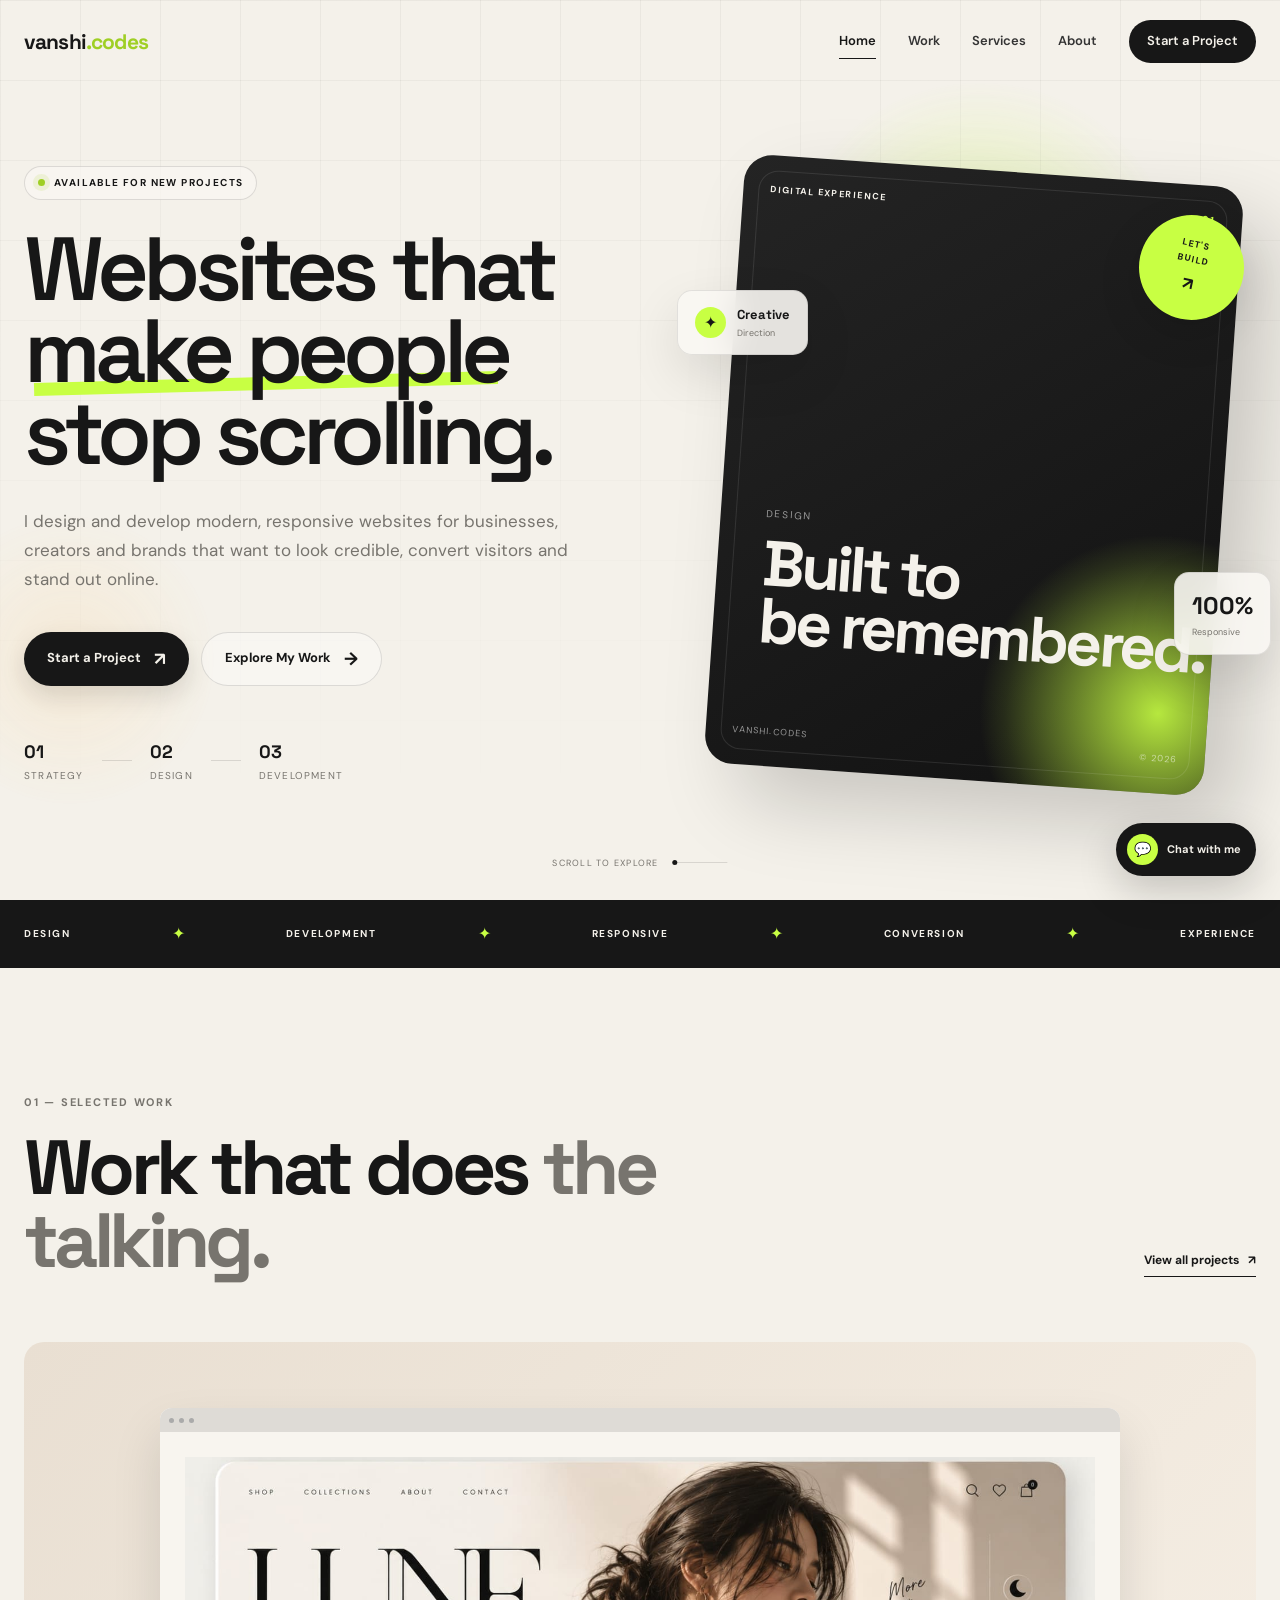
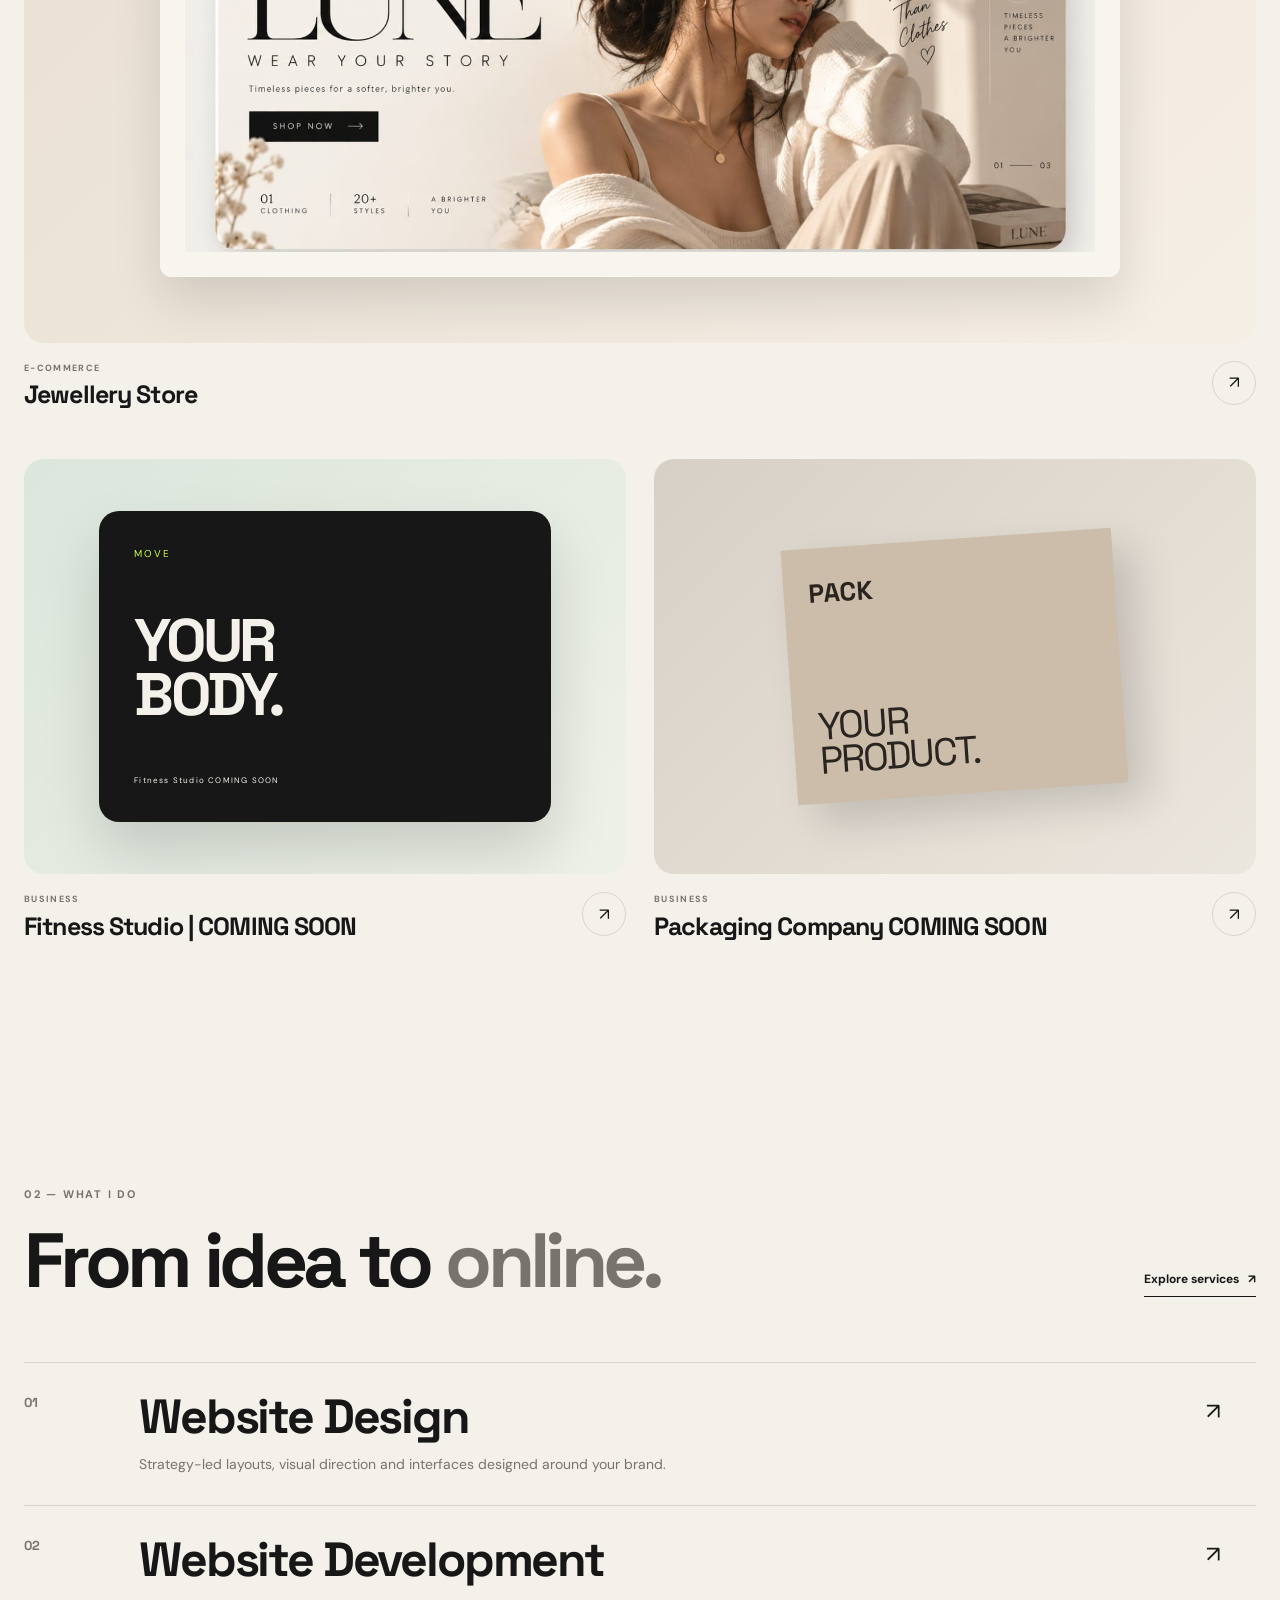
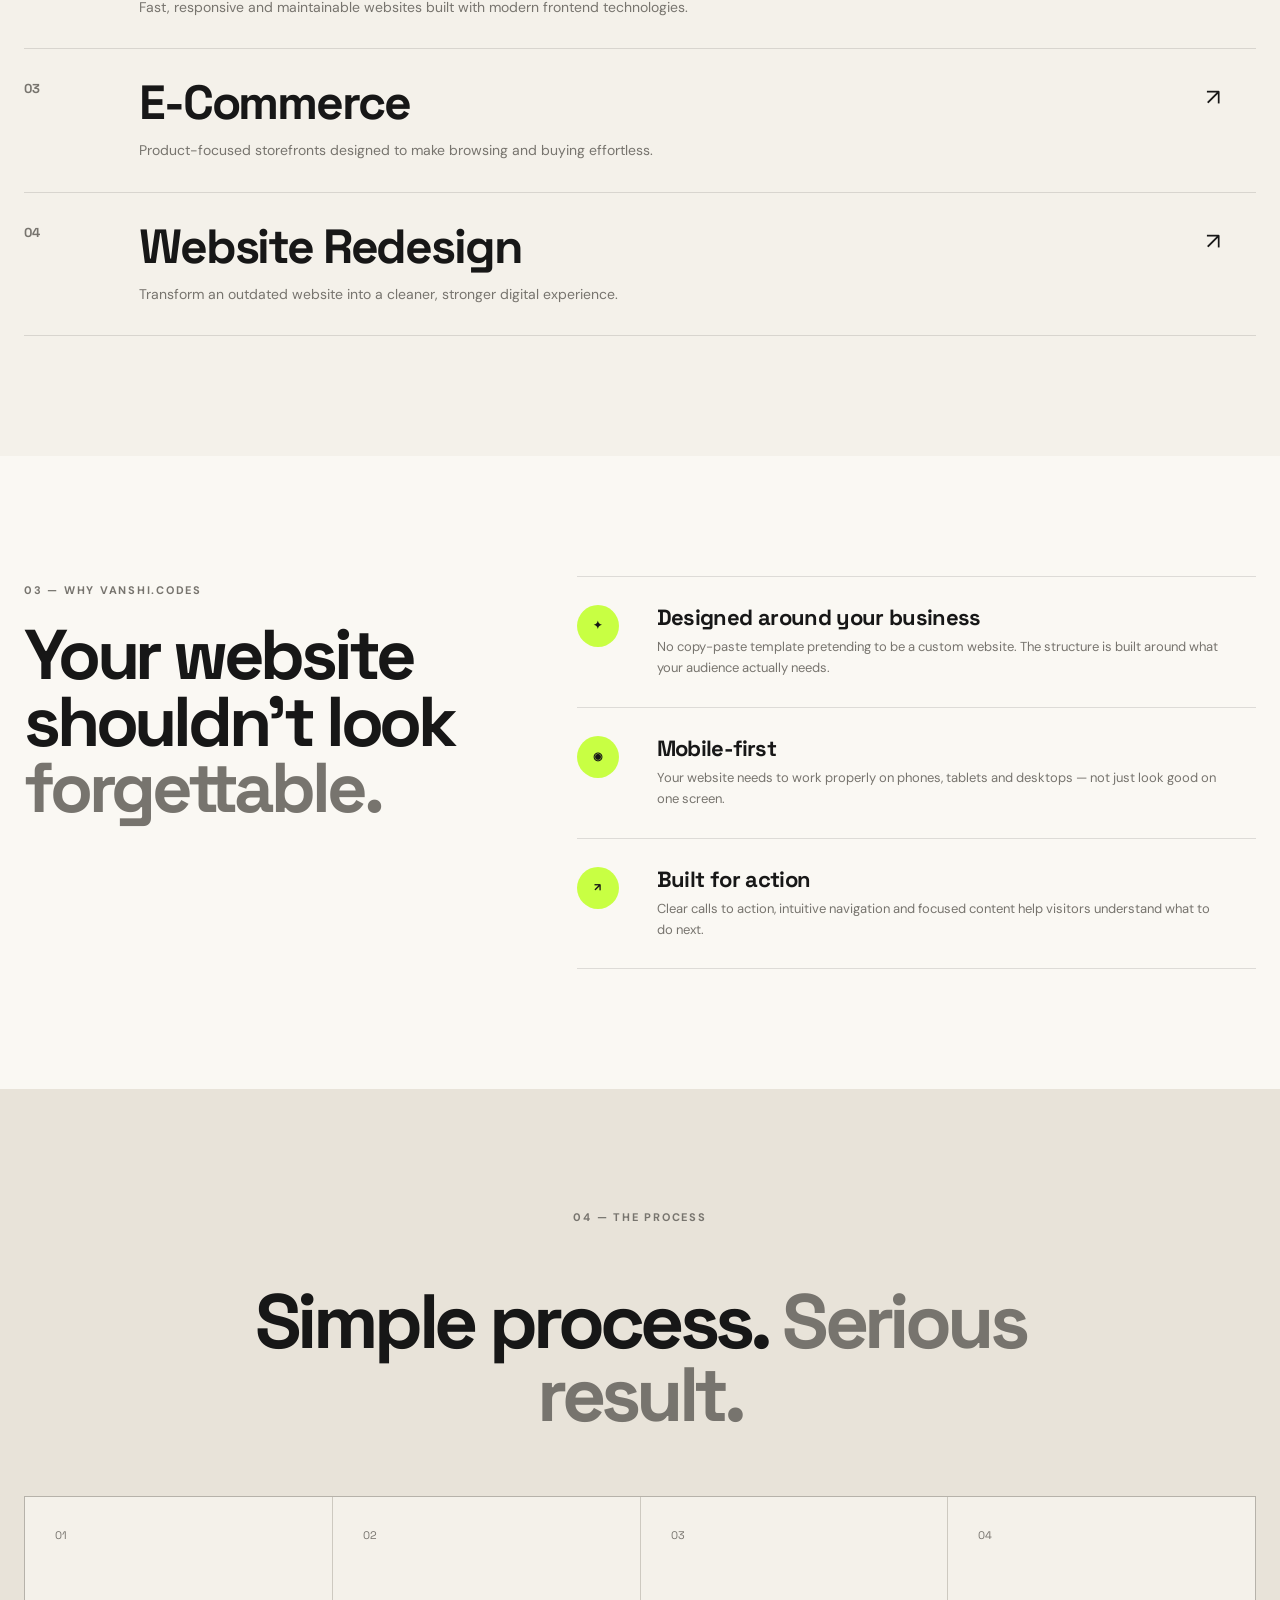
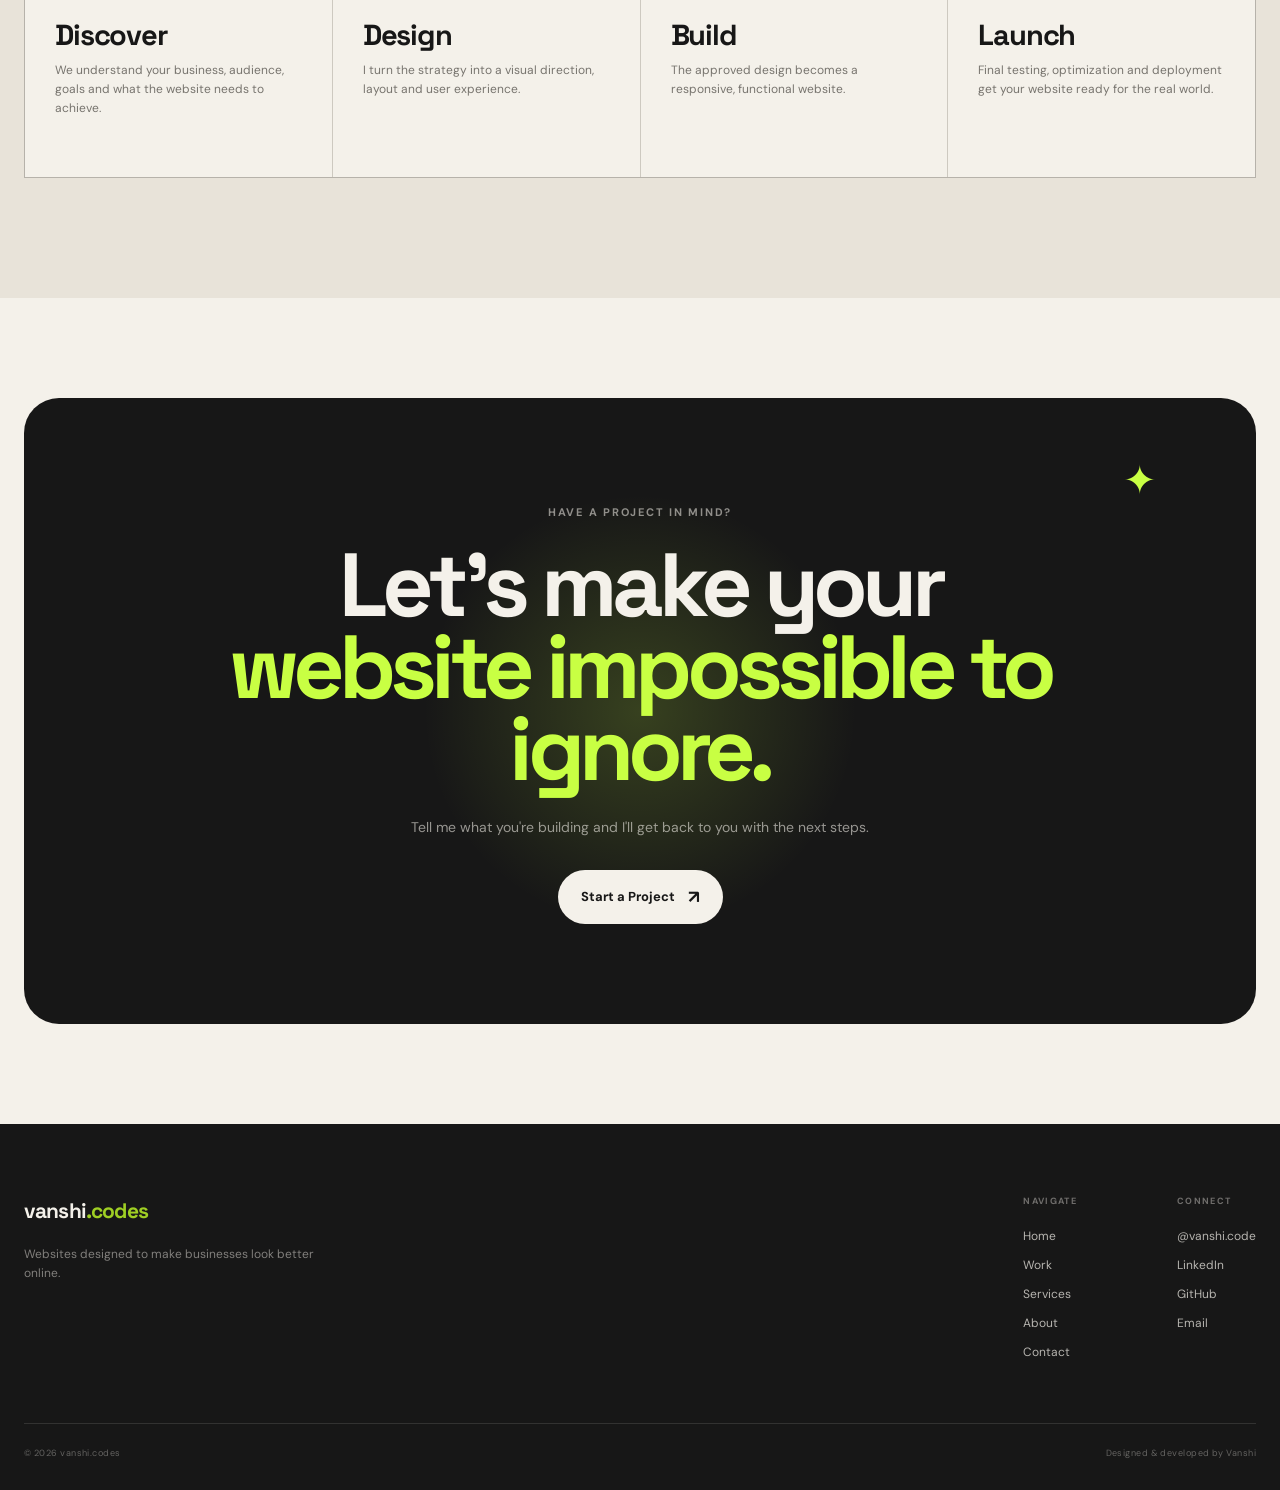
<file: vanshi-portfolio/index.html>
<!DOCTYPE html>
<html lang="en">
<head>
    <meta charset="UTF-8">

    <meta name="viewport"
          content="width=device-width, initial-scale=1.0">

    <meta name="description"
          content="vanshi.codes — modern websites designed and developed for businesses, creators and brands.">

    <meta name="author"
          content="Vanshi Singh">

    <meta name="theme-color"
          content="#111111">

    <title>vanshi.codes — Websites That Mean Business</title>

    <!-- Google Fonts -->
    <link rel="preconnect"
          href="https://fonts.googleapis.com">

    <link rel="preconnect"
          href="https://fonts.gstatic.com"
          crossorigin>

    <link href="https://fonts.googleapis.com/css2?family=DM+Sans:wght@400;500;600;700&family=Space+Grotesk:wght@400;500;600;700&display=swap"
          rel="stylesheet">

    <!-- Main CSS -->
    <link rel="stylesheet"
          href="css/style.css">
</head>

<body>

<!-- =====================================================
     PAGE LOADER
===================================================== -->

<div class="page-loader" id="pageLoader">

    <div class="loader-logo">
        vanshi<span>.codes</span>
    </div>

    <div class="loader-line">
        <span></span>
    </div>

</div>


<!-- =====================================================
     HEADER / NAVIGATION
===================================================== -->

<header class="site-header" id="siteHeader">

    <div class="container nav-container">

        <a href="index.html"
           class="logo"
           aria-label="vanshi.codes home">

            vanshi<span>.codes</span>

        </a>


        <nav class="desktop-nav"
             aria-label="Main navigation">

            <a href="index.html"
               class="nav-link active">
                Home
            </a>

            <a href="work.html"
               class="nav-link">
                Work
            </a>

            <a href="services.html"
               class="nav-link">
                Services
            </a>

            <a href="about.html"
               class="nav-link">
                About
            </a>

            <a href="contact.html"
               class="nav-link nav-contact">
                Start a Project
            </a>

        </nav>


        <!-- Mobile menu button -->

        <button class="menu-toggle"
                id="menuToggle"
                aria-label="Open navigation menu"
                aria-expanded="false">

            <span></span>
            <span></span>

        </button>

    </div>


    <!-- Mobile Navigation -->

    <div class="mobile-menu"
         id="mobileMenu">

        <a href="index.html">Home</a>

        <a href="work.html">Work</a>

        <a href="services.html">Services</a>

        <a href="about.html">About</a>

        <a href="contact.html">
            Start a Project
        </a>

    </div>

</header>



<main>


<!-- =====================================================
     HERO SECTION
===================================================== -->

<section class="hero section">

    <div class="hero-background">

        <div class="hero-orb hero-orb-one"></div>

        <div class="hero-orb hero-orb-two"></div>

        <div class="hero-grid"></div>

    </div>


    <div class="container hero-container">


        <div class="hero-content reveal">

            <div class="eyebrow">

                <span class="eyebrow-dot"></span>

                AVAILABLE FOR NEW PROJECTS

            </div>


            <h1>

                Websites that
                <span class="accent-text">
                    make people
                </span>
                stop scrolling.

            </h1>


            <p class="hero-description">

                I design and develop modern, responsive websites
                for businesses, creators and brands that want to
                look credible, convert visitors and stand out online.

            </p>


            <div class="hero-actions">

                <a href="contact.html"
                   class="btn btn-primary">

                    Start a Project

                    <span class="btn-arrow">↗</span>

                </a>


                <a href="work.html"
                   class="btn btn-secondary">

                    Explore My Work

                    <span class="btn-arrow">→</span>

                </a>

            </div>


            <div class="hero-meta">

                <div class="hero-meta-item">

                    <strong>01</strong>

                    <span>
                        Strategy
                    </span>

                </div>


                <div class="hero-meta-line"></div>


                <div class="hero-meta-item">

                    <strong>02</strong>

                    <span>
                        Design
                    </span>

                </div>


                <div class="hero-meta-line"></div>


                <div class="hero-meta-item">

                    <strong>03</strong>

                    <span>
                        Development
                    </span>

                </div>

            </div>

        </div>



        <!-- HERO VISUAL -->

        <div class="hero-visual reveal reveal-delay">

            <div class="hero-card-main">

                <div class="hero-card-top">

                    <span class="mini-label">
                        DIGITAL EXPERIENCE
                    </span>

                    <span class="mini-number">
                        01
                    </span>

                </div>


                <div class="hero-card-center">

                    <span class="hero-card-small">
                        DESIGN
                    </span>

                    <h2>
                        Built to
                        <br>
                        be remembered.
                    </h2>

                </div>


                <div class="hero-card-bottom">

                    <span>
                        vanshi.codes
                    </span>

                    <span>
                        © 2026
                    </span>

                </div>

            </div>


            <div class="floating-card floating-card-one">

                <span class="floating-icon">
                    ✦
                </span>

                <div>
                    <strong>
                        Creative
                    </strong>

                    <small>
                        Direction
                    </small>
                </div>

            </div>


            <div class="floating-card floating-card-two">

                <strong>
                    100%
                </strong>

                <small>
                    Responsive
                </small>

            </div>


            <div class="floating-circle">

                <span>
                    LET'S
                </span>

                <span>
                    BUILD
                </span>

                <span>
                    ↗
                </span>

            </div>

        </div>

    </div>


    <div class="hero-scroll">

        <span>
            Scroll to explore
        </span>

        <div class="scroll-line"></div>

    </div>

</section>



<!-- =====================================================
     TRUST / INTRO STRIP
===================================================== -->

<section class="intro-strip">

    <div class="container intro-strip-inner">

        <p>
            DESIGN
        </p>

        <span>✦</span>

        <p>
            DEVELOPMENT
        </p>

        <span>✦</span>

        <p>
            RESPONSIVE
        </p>

        <span>✦</span>

        <p>
            CONVERSION
        </p>

        <span>✦</span>

        <p>
            EXPERIENCE
        </p>

    </div>

</section>



<!-- =====================================================
     SELECTED WORK
===================================================== -->

<section class="section work-preview">

    <div class="container">


        <div class="section-heading reveal">

            <div>

                <span class="section-label">
                    01 — SELECTED WORK
                </span>

                <h2>
                    Work that does
                    <span>the talking.</span>
                </h2>

            </div>


            <a href="work.html"
               class="text-link">

                View all projects
                <span>↗</span>

            </a>

        </div>



        <div class="project-grid">


            <!-- PROJECT 01 -->

            <article class="project-card project-large reveal">

                <div class="project-image project-image-one">

                    <div class="project-browser">

                        <div class="browser-bar">

                            <span></span>
                            <span></span>
                            <span></span>

                        </div>


                        <div class="browser-content">

                            <img 
                            src="assets/images/lune-mini.png"
                            alt="Lune Website Concept"
                            class="lune-mini-image">
                        </div>

                    </div>

                </div>


                <div class="project-info">

                    <div>

                        <span class="project-category">
                            E-COMMERCE
                        </span>

                        <h3>
                            Jewellery Store
                        </h3>

                    </div>


                    <a href="work.html"
                       class="round-arrow"
                       aria-label="View jewellery store project">

                        ↗

                    </a>

                </div>

            </article>



            <!-- PROJECT 02 -->

            <article class="project-card reveal">

                <div class="project-image project-image-two">

                    <div class="mockup-content">

                        <span>
                            MOVE
                        </span>

                        <strong>
                            YOUR
                            <br>
                            BODY.
                        </strong>

                        <small>
                            Fitness Studio
                            COMING SOON
                        </small>

                    </div>

                </div>


                <div class="project-info">

                    <div>

                        <span class="project-category">
                            BUSINESS
                        </span>

                        <h3>
                            Fitness Studio | COMING SOON
                        </h3>

                    </div>


                    <a href="work.html"
                       class="round-arrow"
                       aria-label="View fitness project">

                        ↗

                    </a>

                </div>

            </article>



            <!-- PROJECT 03 -->

            <article class="project-card reveal">

                <div class="project-image project-image-three">

                    <div class="package-mockup">

                        <div>
                            PACK
                        </div>

                        <span>
                            YOUR
                            <br>
                            PRODUCT.
                        </span>

                    </div>

                </div>


                <div class="project-info">

                    <div>

                        <span class="project-category">
                            BUSINESS
                        </span>

                        <h3>
                            Packaging Company COMING SOON
                        </h3>

                    </div>


                    <a href="work.html"
                       class="round-arrow"
                       aria-label="View packaging project">

                        ↗

                    </a>

                </div>

            </article>

        </div>

    </div>

</section>



<!-- =====================================================
     SERVICES PREVIEW
===================================================== -->

<section class="section services-preview">

    <div class="container">


        <div class="section-heading reveal">

            <div>

                <span class="section-label">
                    02 — WHAT I DO
                </span>

                <h2>
                    From idea to
                    <span>online.</span>
                </h2>

            </div>


            <a href="services.html"
               class="text-link">

                Explore services
                <span>↗</span>

            </a>

        </div>



        <div class="services-list">


            <article class="service-row reveal">

                <div class="service-number">
                    01
                </div>

                <div class="service-title">
                    <h3>
                        Website Design
                    </h3>

                    <p>
                        Strategy-led layouts, visual direction
                        and interfaces designed around your brand.
                    </p>
                </div>

                <div class="service-arrow">
                    ↗
                </div>

            </article>



            <article class="service-row reveal">

                <div class="service-number">
                    02
                </div>

                <div class="service-title">
                    <h3>
                        Website Development
                    </h3>

                    <p>
                        Fast, responsive and maintainable websites
                        built with modern frontend technologies.
                    </p>
                </div>

                <div class="service-arrow">
                    ↗
                </div>

            </article>



            <article class="service-row reveal">

                <div class="service-number">
                    03
                </div>

                <div class="service-title">
                    <h3>
                        E-Commerce
                    </h3>

                    <p>
                        Product-focused storefronts designed to
                        make browsing and buying effortless.
                    </p>
                </div>

                <div class="service-arrow">
                    ↗
                </div>

            </article>



            <article class="service-row reveal">

                <div class="service-number">
                    04
                </div>

                <div class="service-title">
                    <h3>
                        Website Redesign
                    </h3>

                    <p>
                        Transform an outdated website into a
                        cleaner, stronger digital experience.
                    </p>
                </div>

                <div class="service-arrow">
                    ↗
                </div>

            </article>


        </div>

    </div>

</section>



<!-- =====================================================
     WHY WORK WITH ME
===================================================== -->

<section class="section why-section">

    <div class="container why-grid">


        <div class="why-heading reveal">

            <span class="section-label">
                03 — WHY VANSHI.CODES
            </span>

            <h2>
                Your website
                shouldn't look
                <span>forgettable.</span>
            </h2>

        </div>


        <div class="why-content">


            <div class="why-item reveal">

                <span class="why-icon">
                    ✦
                </span>

                <div>

                    <h3>
                        Designed around your business
                    </h3>

                    <p>
                        No copy-paste template pretending to be
                        a custom website. The structure is built
                        around what your audience actually needs.
                    </p>

                </div>

            </div>



            <div class="why-item reveal">

                <span class="why-icon">
                    ◉
                </span>

                <div>

                    <h3>
                        Mobile-first
                    </h3>

                    <p>
                        Your website needs to work properly on
                        phones, tablets and desktops — not just
                        look good on one screen.
                    </p>

                </div>

            </div>



            <div class="why-item reveal">

                <span class="why-icon">
                    ↗
                </span>

                <div>

                    <h3>
                        Built for action
                    </h3>

                    <p>
                        Clear calls to action, intuitive navigation
                        and focused content help visitors understand
                        what to do next.
                    </p>

                </div>

            </div>



        </div>

    </div>

</section>



<!-- =====================================================
     PROCESS
===================================================== -->

<section class="section process-section">

    <div class="container">


        <div class="section-heading centered reveal">

            <span class="section-label">
                04 — THE PROCESS
            </span>

            <h2>
                Simple process.
                <span>Serious result.</span>
            </h2>

        </div>



        <div class="process-grid">


            <div class="process-card reveal">

                <span class="process-number">
                    01
                </span>

                <h3>
                    Discover
                </h3>

                <p>
                    We understand your business, audience,
                    goals and what the website needs to achieve.
                </p>

            </div>



            <div class="process-card reveal">

                <span class="process-number">
                    02
                </span>

                <h3>
                    Design
                </h3>

                <p>
                    I turn the strategy into a visual direction,
                    layout and user experience.
                </p>

            </div>



            <div class="process-card reveal">

                <span class="process-number">
                    03
                </span>

                <h3>
                    Build
                </h3>

                <p>
                    The approved design becomes a responsive,
                    functional website.
                </p>

            </div>



            <div class="process-card reveal">

                <span class="process-number">
                    04
                </span>

                <h3>
                    Launch
                </h3>

                <p>
                    Final testing, optimization and deployment
                    get your website ready for the real world.
                </p>

            </div>


        </div>

    </div>

</section>



<!-- =====================================================
     CTA
===================================================== -->

<section class="section final-cta">

    <div class="container">

        <div class="cta-box reveal">

            <div class="cta-decoration">
                ✦
            </div>


            <span class="section-label">
                HAVE A PROJECT IN MIND?
            </span>


            <h2>
                Let's make your
                <span>website impossible to ignore.</span>
            </h2>


            <p>
                Tell me what you're building and I'll
                get back to you with the next steps.
            </p>


            <a href="contact.html"
               class="btn btn-light">

                Start a Project

                <span class="btn-arrow">
                    ↗
                </span>

            </a>

        </div>

    </div>

</section>


</main>



<!-- =====================================================
     FOOTER
===================================================== -->

<footer class="site-footer">

    <div class="container">


        <div class="footer-main">


            <div class="footer-brand">

                <a href="index.html"
                   class="logo footer-logo">

                    vanshi<span>.codes</span>

                </a>

                <p>
                    Websites designed to make
                    businesses look better online.
                </p>

            </div>


            <div class="footer-links">

                <div>

                    <span class="footer-heading">
                        NAVIGATE
                    </span>

                    <a href="index.html">
                        Home
                    </a>

                    <a href="work.html">
                        Work
                    </a>

                    <a href="services.html">
                        Services
                    </a>

                    <a href="about.html">
                        About
                    </a>

                    <a href="contact.html">
                        Contact
                    </a>

                </div>


                <div>

                    <span class="footer-heading">
                        CONNECT
                    </span>

                    <!-- Replace these later -->

                    <a href="https://www.instagram.com/vanshi.codes/"
                           target="_blank"
                         rel="noopener noreferrer">
                       @vanshi.code
                                </a>
                    <a href="https://www.linkedin.com/in/vanshika-codes20071"

                            class="social-link"

                             target="_blank"
                   rel="noopener noreferrer">
                    LinkedIn
                         </a>

                       <a href="https://github.com/vanshikatechh"
                       class="social-link"
                       target="_blank"
                       rel="noopener noreferrer">
                        GitHub
                        </a>

                     <a href="https://mail.google.com/mail/?view=cm&fs=1&to=vanshikatech.work@gmail.com"
                        
                        class="social-link"
                        target="_blank"
                        rel="noopener noreferrer">
                          Email
                         </a>

                </div>

            </div>

        </div>



        <div class="footer-bottom">

            <span>
                © 2026 vanshi.codes
            </span>

            <span>
                Designed & developed by Vanshi
            </span>

        </div>

    </div>

</footer>



<!-- =====================================================
     FLOATING CHAT BUTTON
===================================================== -->

<button class="chat-button"
        id="chatButton"
        aria-label="Chat with Vanshi">

    <span class="chat-icon">
        💬
    </span>

    <span class="chat-text">
        Chat with me
    </span>

</button>







<!-- =====================================================
     JAVASCRIPT
===================================================== -->

<script src="js/script.js"></script>



<!--Start of Tawk.to Script-->
<script type="text/javascript">
var Tawk_API=Tawk_API||{}, Tawk_LoadStart=new Date();
(function(){
var s1=document.createElement("script"),s0=document.getElementsByTagName("script")[0];
s1.async=true;
s1.src='https://embed.tawk.to/6aa03f4f8af7fd343c58ffe2/1k20vek2e';
s1.charset='UTF-8';
s1.setAttribute('crossorigin','*');
s0.parentNode.insertBefore(s1,s0);
})();
</script>
<!--End of Tawk.to Script-->

</body>
</html>
</file>
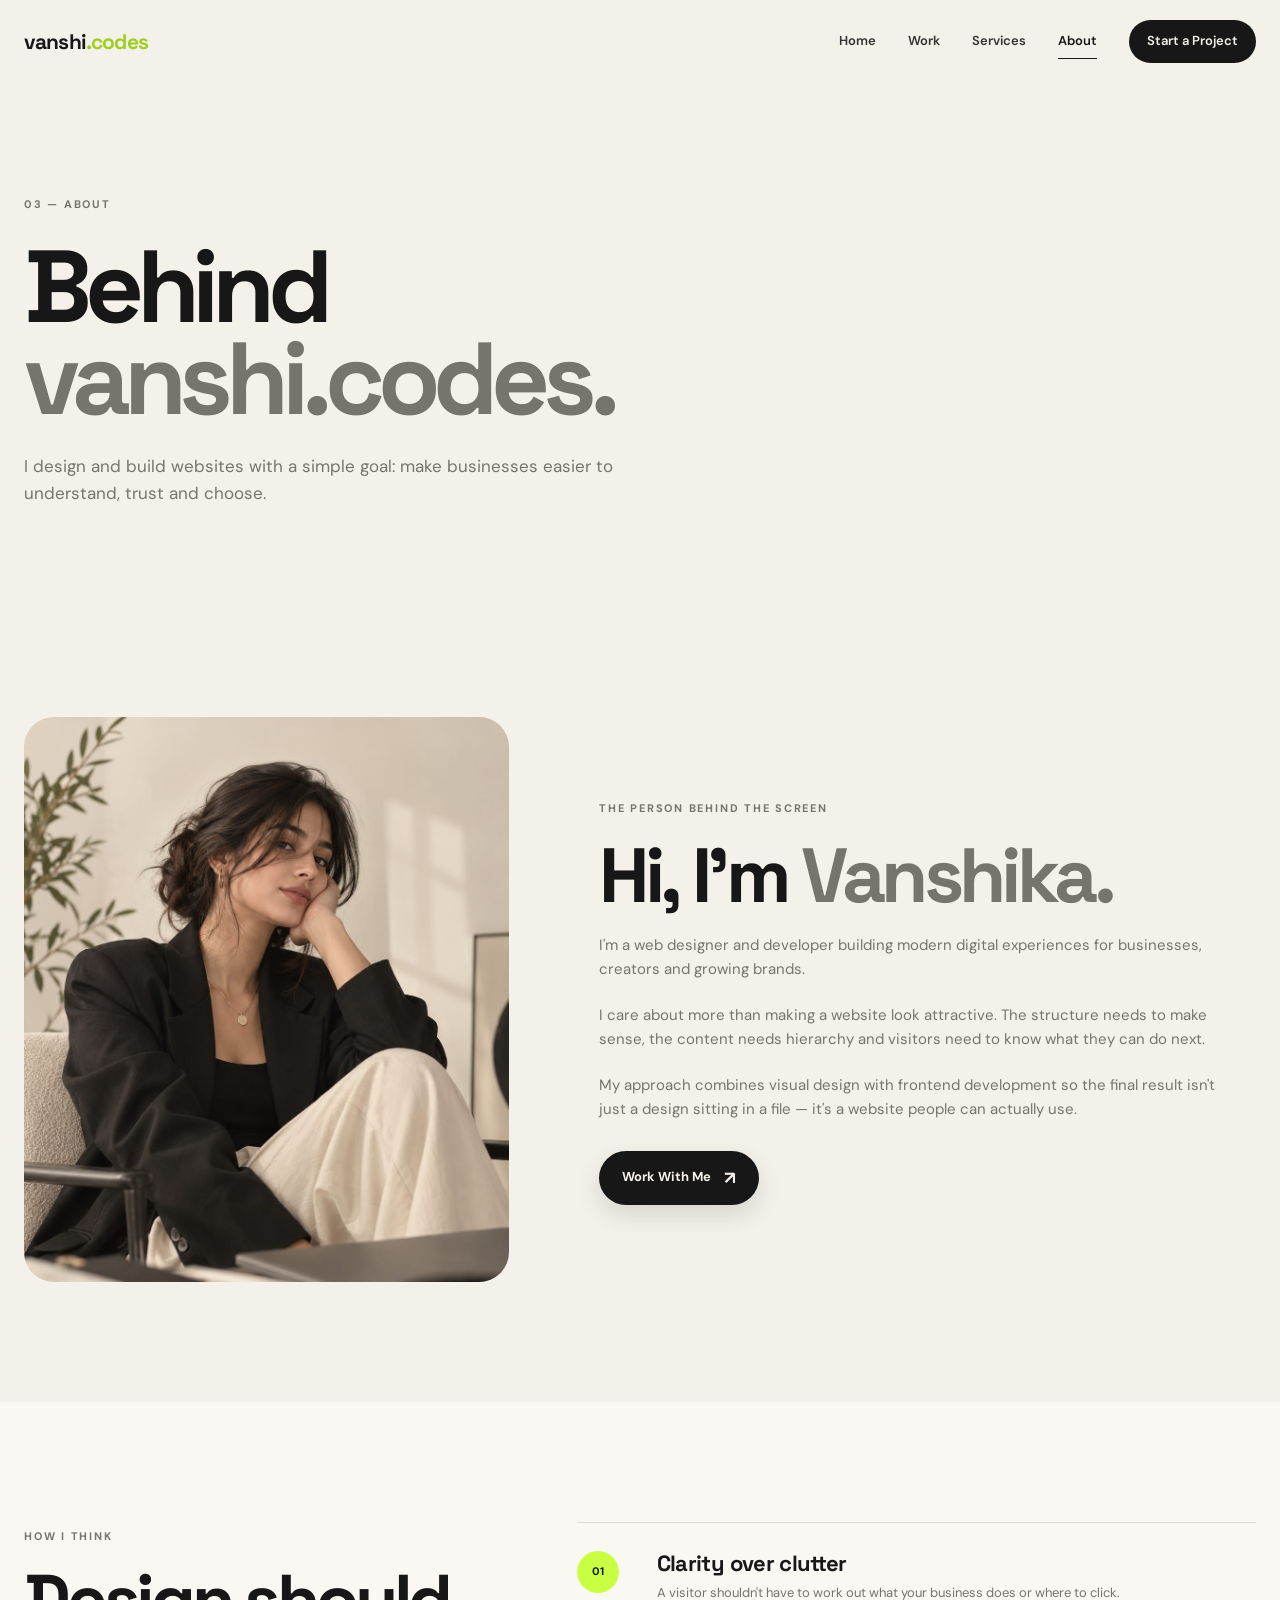
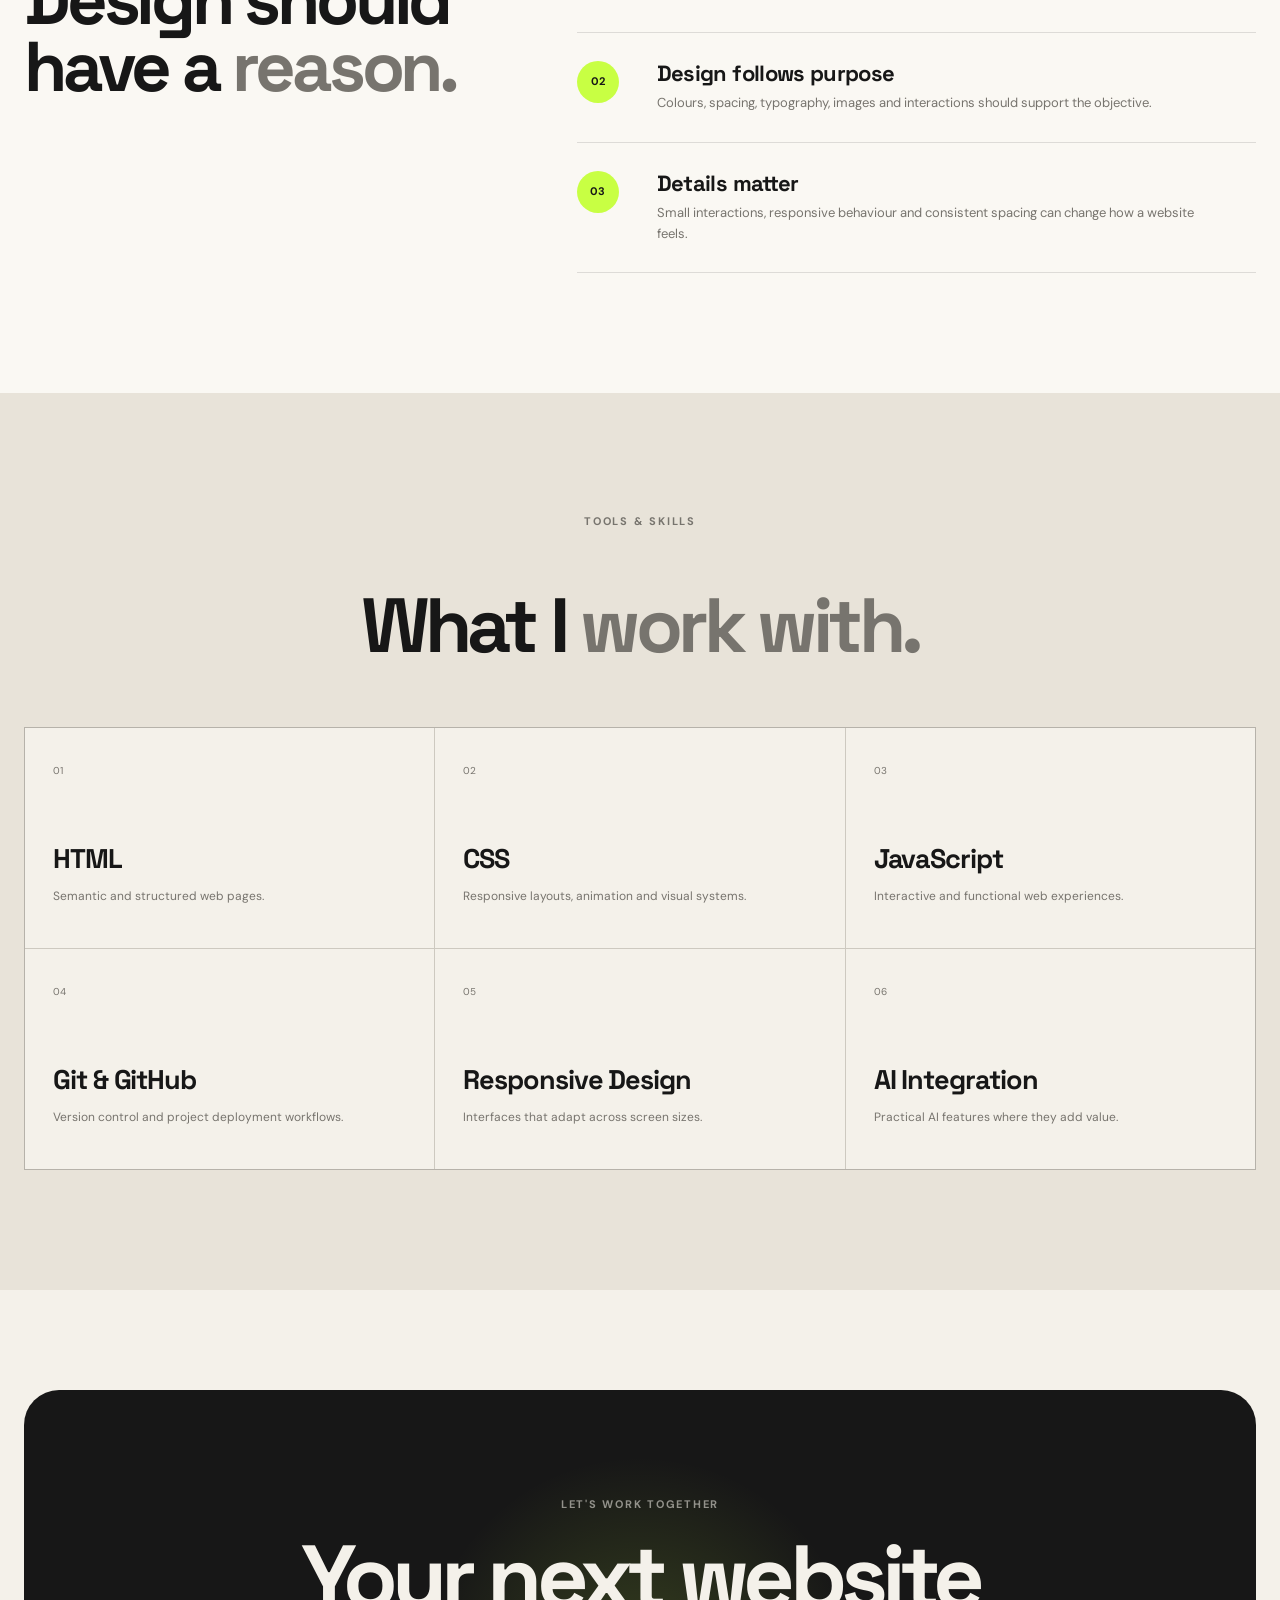
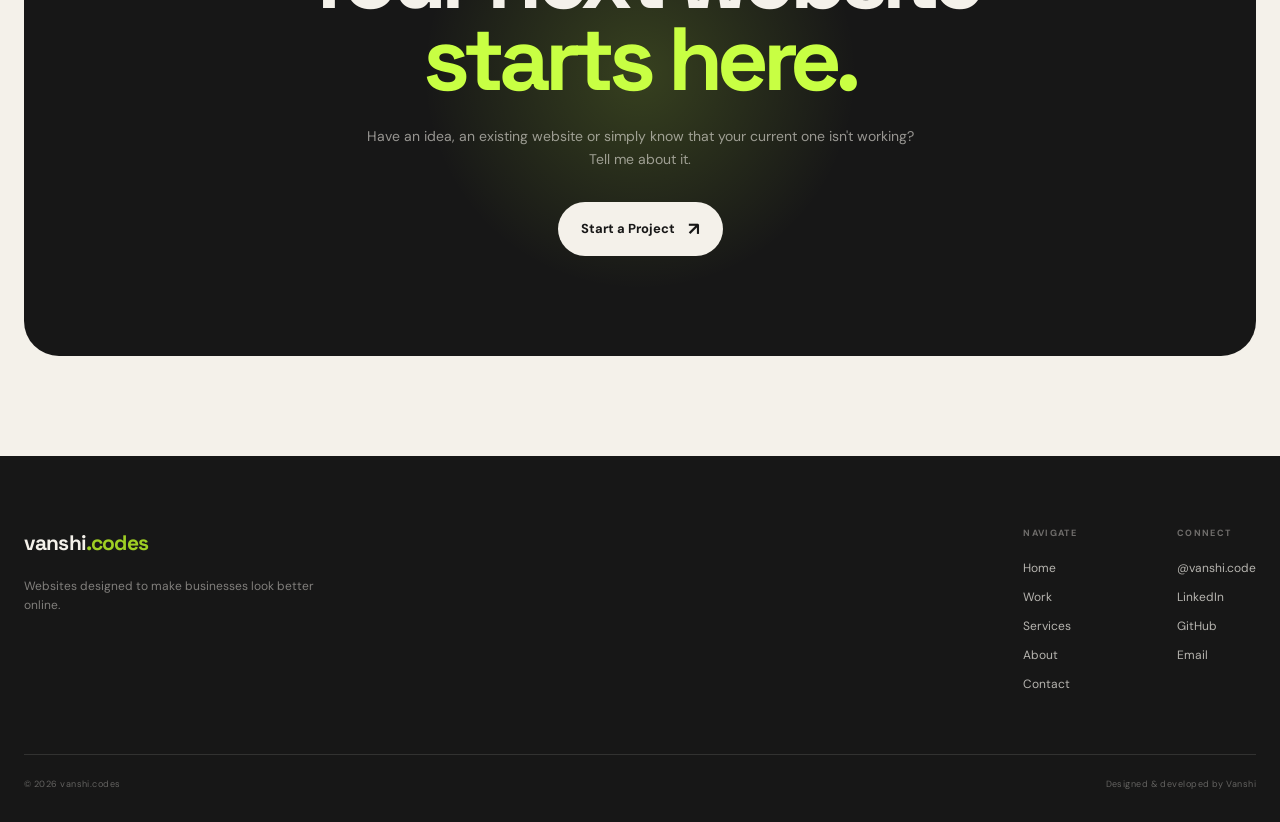
<file: vanshi-portfolio/about.html>
<!DOCTYPE html>
<html lang="en">
<head>

    <meta charset="UTF-8">

    <meta name="viewport"
          content="width=device-width, initial-scale=1.0">

    <meta name="description"
          content="About Vanshi and vanshi.codes — web designer and developer.">

    <title>About — vanshi.codes</title>

    <link rel="preconnect"
          href="https://fonts.googleapis.com">

    <link rel="preconnect"
          href="https://fonts.gstatic.com"
          crossorigin>

    <link href="https://fonts.googleapis.com/css2?family=DM+Sans:wght@400;500;600;700&family=Space+Grotesk:wght@400;500;600;700&display=swap"
          rel="stylesheet">

    <link rel="stylesheet"
          href="css/style.css">

</head>

<body>


<!-- HEADER -->

<header class="site-header">

    <div class="container nav-container">

        <a href="index.html"
           class="logo">
            vanshi<span>.codes</span>
        </a>

        <nav class="desktop-nav">

            <a href="index.html"
               class="nav-link">
                Home
            </a>

            <a href="work.html"
               class="nav-link">
                Work
            </a>

            <a href="services.html"
               class="nav-link">
                Services
            </a>

            <a href="about.html"
               class="nav-link active">
                About
            </a>

            <a href="contact.html"
               class="nav-link nav-contact">
                Start a Project
            </a>

        </nav>

        <button class="menu-toggle"
                id="menuToggle"
                aria-label="Open navigation menu"
                aria-expanded="false">

            <span></span>
            <span></span>

        </button>

    </div>


    <div class="mobile-menu"
         id="mobileMenu">

        <a href="index.html">Home</a>
        <a href="work.html">Work</a>
        <a href="services.html">Services</a>
        <a href="about.html">About</a>
        <a href="contact.html">Start a Project</a>

    </div>

</header>


<main>


<!-- PAGE HERO -->

<section class="inner-hero section">

    <div class="container">

        <span class="section-label reveal">
            03 — ABOUT
        </span>

        <h1 class="inner-title reveal">
            Behind
            <span>vanshi.codes.</span>
        </h1>

        <p class="inner-description reveal">
            I design and build websites with a simple goal:
            make businesses easier to understand, trust and choose.
        </p>

    </div>

</section>


<!-- =====================================================
     ABOUT INTRO
     
     IMAGE LOCATION:
     assets/images/vanshi-profile.jpg
====================================================== -->

<section class="section about-intro">

    <div class="container about-grid">


        <div class="about-image reveal">

            <img src="assets/images/vanshi-profile.jpg"
                 alt="Vanshi — web designer and developer"
                 loading="lazy">

        </div>


        <div class="about-copy reveal">

            <span class="section-label">
                THE PERSON BEHIND THE SCREEN
            </span>

            <h2>
                Hi, I'm
                <span>Vanshika.</span>
            </h2>

            <p>
                I'm a web designer and developer building modern
                digital experiences for businesses, creators and
                growing brands.
            </p>

            <p>
                I care about more than making a website look
                attractive. The structure needs to make sense,
                the content needs hierarchy and visitors need to
                know what they can do next.
            </p>

            <p>
                My approach combines visual design with frontend
                development so the final result isn't just a
                design sitting in a file — it's a website people
                can actually use.
            </p>


            <a href="contact.html"
               class="btn btn-primary">

                Work With Me

                <span class="btn-arrow">
                    ↗
                </span>

            </a>

        </div>

    </div>

</section>


<!-- VALUES -->

<section class="section why-section">

    <div class="container why-grid">


        <div class="why-heading reveal">

            <span class="section-label">
                HOW I THINK
            </span>

            <h2>
                Design should
                have a
                <span>reason.</span>
            </h2>

        </div>


        <div class="why-content">


            <div class="why-item reveal">

                <span class="why-icon">
                    01
                </span>

                <div>

                    <h3>
                        Clarity over clutter
                    </h3>

                    <p>
                        A visitor shouldn't have to work out
                        what your business does or where to click.
                    </p>

                </div>

            </div>


            <div class="why-item reveal">

                <span class="why-icon">
                    02
                </span>

                <div>

                    <h3>
                        Design follows purpose
                    </h3>

                    <p>
                        Colours, spacing, typography, images and
                        interactions should support the objective.
                    </p>

                </div>

            </div>


            <div class="why-item reveal">

                <span class="why-icon">
                    03
                </span>

                <div>

                    <h3>
                        Details matter
                    </h3>

                    <p>
                        Small interactions, responsive behaviour
                        and consistent spacing can change how a
                        website feels.
                    </p>

                </div>

            </div>


        </div>

    </div>

</section>


<!-- SKILLS -->

<section class="section skills-section">

    <div class="container">

        <div class="section-heading centered reveal">

            <span class="section-label">
                TOOLS & SKILLS
            </span>

            <h2>
                What I
                <span>work with.</span>
            </h2>

        </div>


        <div class="skills-grid">


            <div class="skill-card reveal">

                <span>01</span>

                <h3>
                    HTML
                </h3>

                <p>
                    Semantic and structured web pages.
                </p>

            </div>


            <div class="skill-card reveal">

                <span>02</span>

                <h3>
                    CSS
                </h3>

                <p>
                    Responsive layouts, animation and visual systems.
                </p>

            </div>


            <div class="skill-card reveal">

                <span>03</span>

                <h3>
                    JavaScript
                </h3>

                <p>
                    Interactive and functional web experiences.
                </p>

            </div>


            <div class="skill-card reveal">

                <span>04</span>

                <h3>
                    Git & GitHub
                </h3>

                <p>
                    Version control and project deployment workflows.
                </p>

            </div>


            <div class="skill-card reveal">

                <span>05</span>

                <h3>
                    Responsive Design
                </h3>

                <p>
                    Interfaces that adapt across screen sizes.
                </p>

            </div>


            <div class="skill-card reveal">

                <span>06</span>

                <h3>
                    AI Integration
                </h3>

                <p>
                    Practical AI features where they add value.
                </p>

            </div>


        </div>

    </div>

</section>


<!-- CTA -->

<section class="section final-cta">

    <div class="container">

        <div class="cta-box reveal">

            <span class="section-label">
                LET'S WORK TOGETHER
            </span>

            <h2>
                Your next website
                <span>starts here.</span>
            </h2>

            <p>
                Have an idea, an existing website or simply
                know that your current one isn't working?
                Tell me about it.
            </p>

            <a href="contact.html"
               class="btn btn-light">

                Start a Project

                <span class="btn-arrow">
                    ↗
                </span>

            </a>

        </div>

    </div>

</section>

</main>


<!-- FOOTER -->

<footer class="site-footer">

    <div class="container">

        <div class="footer-main">

            <div class="footer-brand">

                <a href="index.html"
                   class="logo footer-logo">
                    vanshi<span>.codes</span>
                </a>

                <p>
                    Websites designed to make
                    businesses look better online.
                </p>

            </div>

            <div class="footer-links">

                <div>

                    <span class="footer-heading">
                        NAVIGATE
                    </span>

                    <a href="index.html">Home</a>
                    <a href="work.html">Work</a>
                    <a href="services.html">Services</a>
                    <a href="about.html">About</a>
                    <a href="contact.html">Contact</a>

                </div>

                <div>

                    <span class="footer-heading">
                        CONNECT
                    </span>

                   <a href="https://www.instagram.com/vanshi.codes/"
                           target="_blank"
                         rel="noopener noreferrer">
                       @vanshi.code
                                </a>
                    <a href="https://www.linkedin.com/in/vanshika-codes20071"

                            class="social-link"

                             target="_blank"
                   rel="noopener noreferrer">
                    LinkedIn
                         </a>

                       <a href="https://github.com/vanshikatechh"
                       class="social-link"
                       target="_blank"
                       rel="noopener noreferrer">
                        GitHub
                        </a>

                     <a href="https://mail.google.com/mail/?view=cm&fs=1&to=vanshikatech.work@gmail.com"
                        
                        class="social-link"
                        target="_blank"
                        rel="noopener noreferrer">
                          Email
                         </a>

                </div>

            </div>

        </div>

        <div class="footer-bottom">

            <span>
                © 2026 vanshi.codes
            </span>

            <span>
                Designed & developed by Vanshi
            </span>

        </div>

    </div>

</footer>


<script src="js/script.js"></script>


<!--Start of Tawk.to Script-->
<script type="text/javascript">
var Tawk_API=Tawk_API||{}, Tawk_LoadStart=new Date();
(function(){
var s1=document.createElement("script"),s0=document.getElementsByTagName("script")[0];
s1.async=true;
s1.src='https://embed.tawk.to/6aa03f4f8af7fd343c58ffe2/1k20vek2e';
s1.charset='UTF-8';
s1.setAttribute('crossorigin','*');
s0.parentNode.insertBefore(s1,s0);
})();
</script>
<!--End of Tawk.to Script-->

</body>
</html>
</file>
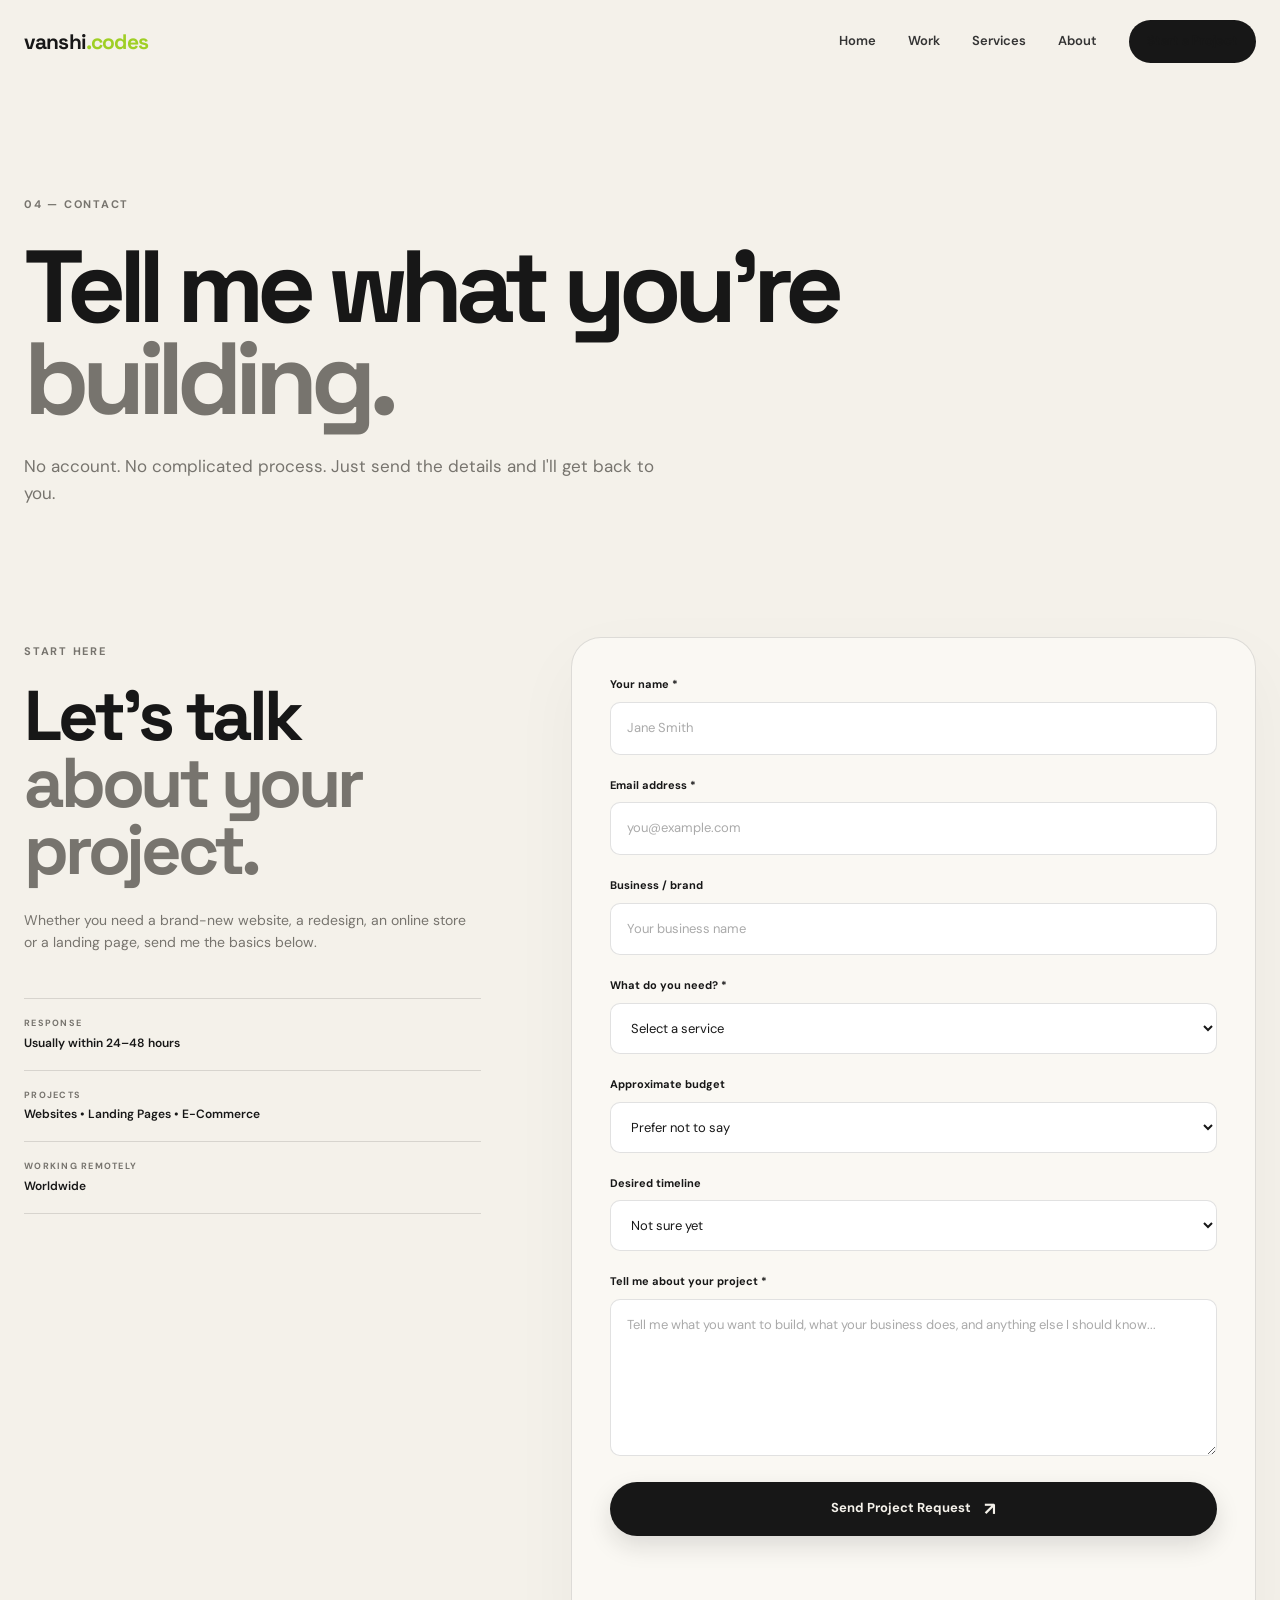
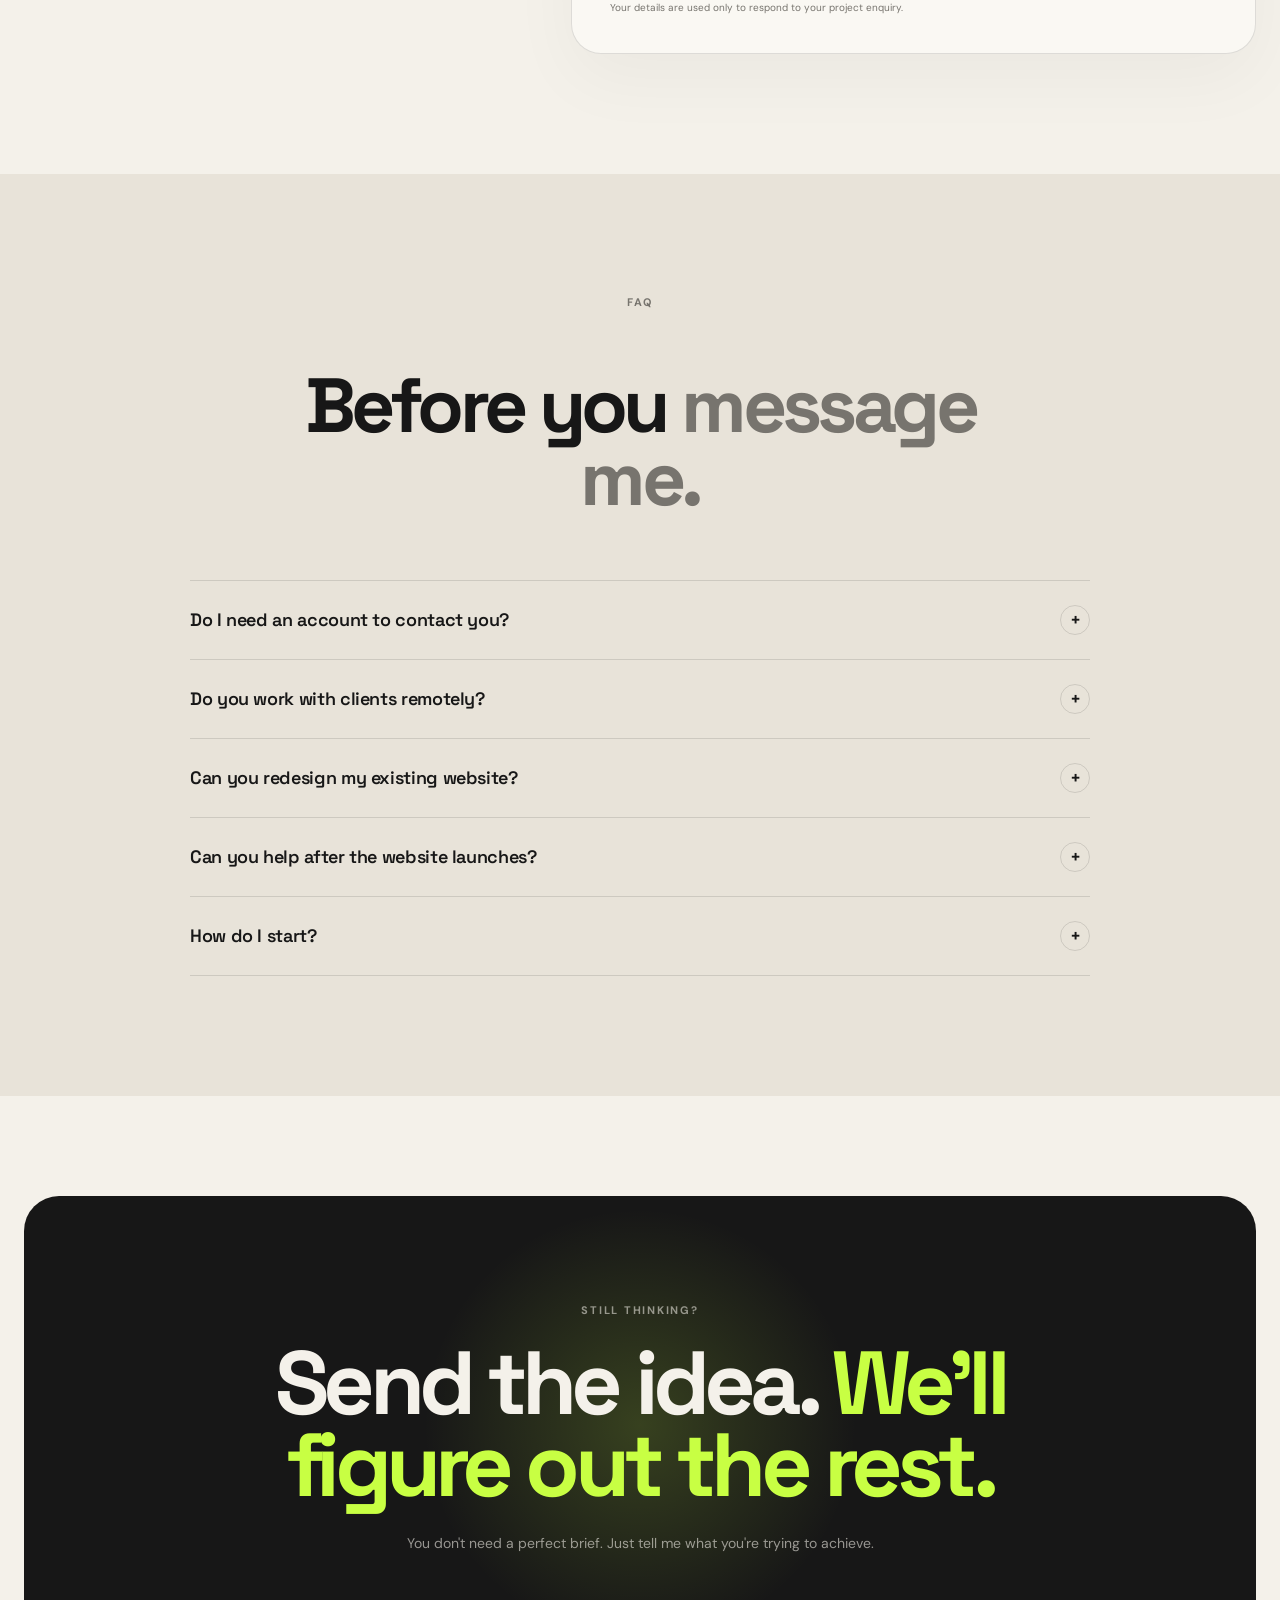
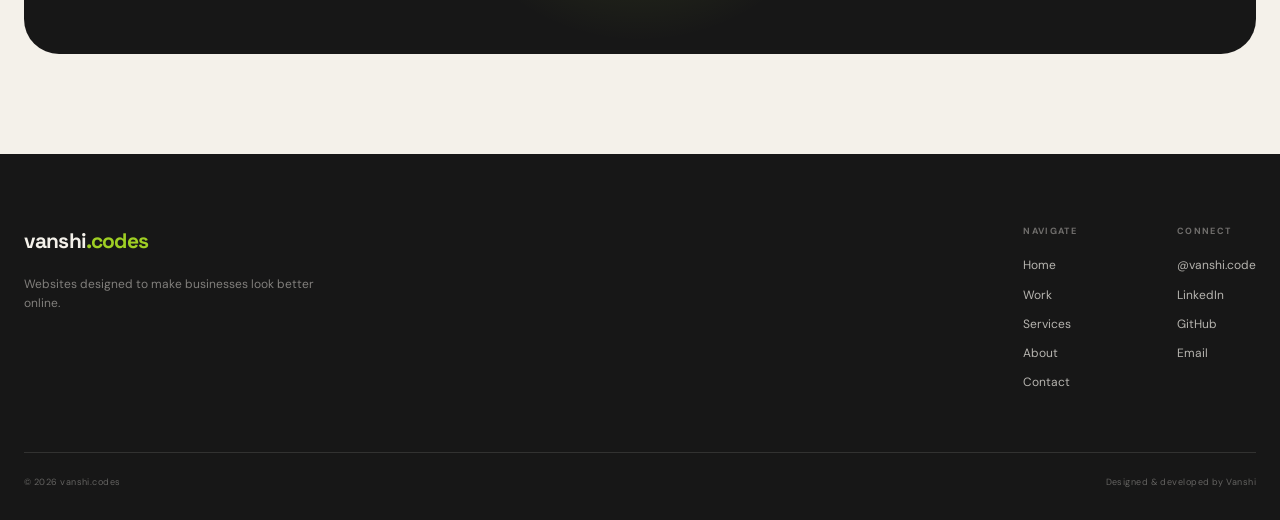
<file: vanshi-portfolio/contact.html>
<!DOCTYPE html>
<html lang="en">
<head>

    <meta charset="UTF-8">

    <meta name="viewport"
          content="width=device-width, initial-scale=1.0">

    <meta name="description"
          content="Contact Vanshi for website design, development, e-commerce and redesign projects.">

    <title>Start a Project — vanshi.codes</title>

    <link rel="preconnect"
          href="https://fonts.googleapis.com">

    <link rel="preconnect"
          href="https://fonts.gstatic.com"
          crossorigin>

    <link href="https://fonts.googleapis.com/css2?family=DM+Sans:wght@400;500;600;700&family=Space+Grotesk:wght@400;500;600;700&display=swap"
          rel="stylesheet">

    <link rel="stylesheet"
          href="css/style.css">

</head>

<body>


<!-- HEADER -->

<header class="site-header">

    <div class="container nav-container">

        <a href="index.html"
           class="logo">
            vanshi<span>.codes</span>
        </a>

        <nav class="desktop-nav">

            <a href="index.html"
               class="nav-link">
                Home
            </a>

            <a href="work.html"
               class="nav-link">
                Work
            </a>

            <a href="services.html"
               class="nav-link">
                Services
            </a>

            <a href="about.html"
               class="nav-link">
                About
            </a>

            <a href="contact.html"
               class="nav-link nav-contact active">
                Start a Project
            </a>

        </nav>

        <button class="menu-toggle"
                id="menuToggle"
                aria-label="Open navigation menu"
                aria-expanded="false">

            <span></span>
            <span></span>

        </button>

    </div>


    <div class="mobile-menu"
         id="mobileMenu">

        <a href="index.html">Home</a>
        <a href="work.html">Work</a>
        <a href="services.html">Services</a>
        <a href="about.html">About</a>
        <a href="contact.html">Start a Project</a>

    </div>

</header>


<main>


<!-- =====================================================
     CONTACT HERO
===================================================== -->

<section class="inner-hero contact-hero section">

    <div class="container">

        <span class="section-label reveal">
            04 — CONTACT
        </span>

        <h1 class="inner-title reveal">
            Tell me what
            you're <span>building.</span>
        </h1>

        <p class="inner-description reveal">
            No account. No complicated process.
            Just send the details and I'll get back to you.
        </p>

    </div>

</section>


<!-- =====================================================
     CONTACT AREA
===================================================== -->

<section class="section contact-section">

    <div class="container contact-grid">


        <!-- LEFT INFORMATION -->

        <div class="contact-info reveal">

            <span class="section-label">
                START HERE
            </span>

            <h2>
                Let's talk
                <span>about your project.</span>
            </h2>

            <p>
                Whether you need a brand-new website, a redesign,
                an online store or a landing page, send me the
                basics below.
            </p>


            <div class="contact-details">

                <div class="contact-detail">

                    <span>
                        RESPONSE
                    </span>

                    <strong>
                        Usually within 24–48 hours
                    </strong>

                </div>


                <div class="contact-detail">

                    <span>
                        PROJECTS
                    </span>

                    <strong>
                        Websites • Landing Pages • E-Commerce
                    </strong>

                </div>


                <div class="contact-detail">

                    <span>
                        WORKING REMOTELY
                    </span>

                    <strong>
                        Worldwide
                    </strong>

                </div>

            </div>

        </div>


        <!-- =================================================
             CONTACT FORM

             IMPORTANT:
             The action URL will be replaced when we connect
             your form service in the final setup.

             DO NOT CHANGE THE FIELD NAMES.
        ================================================== -->

        <div class="contact-form-wrapper reveal">


            <form id="projectForm"
      class="project-form"
      action="https://api.web3forms.com/submit"
      method="POST">

    <!-- Web3Forms -->
    <input type="hidden" name="access_key" value="369edf85-eefe-4627-b851-b4a67fed634c">

    <input type="hidden"
           name="subject"
           value="New Project Inquiry — vanshi.codes">

    <input type="hidden"
           name="from_name"
           value="vanshi.codes">

    <!-- Spam protection -->
    <input type="checkbox"
           name="botcheck"
           style="display:none;">

                <!-- NAME -->

                <div class="form-group">

                    <label for="name">
                        Your name *
                    </label>

                    <input
                        type="text"
                        id="name"
                        name="name"
                        placeholder="Jane Smith"
                        autocomplete="name"
                        required>

                </div>


                <!-- EMAIL -->

                <div class="form-group">

                    <label for="email">
                        Email address *
                    </label>

                    <input
                        type="email"
                        id="email"
                        name="email"
                        placeholder="you@example.com"
                        autocomplete="email"
                        required>

                </div>


                <!-- BUSINESS -->

                <div class="form-group">

                    <label for="business">
                        Business / brand
                    </label>

                    <input
                        type="text"
                        id="business"
                        name="business"
                        placeholder="Your business name"
                        autocomplete="organization">

                </div>


                <!-- SERVICE -->

                <div class="form-group">

                    <label for="service">
                        What do you need? *
                    </label>

                    <select
                        id="service"
                        name="service"
                        required>

                        <option value=""
                                selected
                                disabled>
                            Select a service
                        </option>

                        <option value="new-website">
                            New Website
                        </option>

                        <option value="redesign">
                            Website Redesign
                        </option>

                        <option value="ecommerce">
                            E-Commerce Website
                        </option>

                        <option value="landing-page">
                            Landing Page
                        </option>

                        <option value="ai-integration">
                            AI / Interactive Feature
                        </option>

                        <option value="other">
                            Something Else
                        </option>

                    </select>

                </div>


                <!-- BUDGET -->

                <div class="form-group">

                    <label for="budget">
                        Approximate budget
                    </label>

                    <select
                        id="budget"
                        name="budget">

                        <option value=""
                                selected>
                            Prefer not to say
                        </option>

                        <option value="under-10k">
                            Under ₹10,000
                        </option>

                        <option value="10k-25k">
                            ₹10,000 – ₹25,000
                        </option>

                        <option value="25k-50k">
                            ₹25,000 – ₹50,000
                        </option>

                        <option value="50k-100k">
                            ₹50,000 – ₹1,00,000
                        </option>

                        <option value="100k-plus">
                            ₹1,00,000+
                        </option>

                    </select>

                </div>


                <!-- TIMELINE -->

                <div class="form-group">

                    <label for="timeline">
                        Desired timeline
                    </label>

                    <select
                        id="timeline"
                        name="timeline">

                        <option value=""
                                selected>
                            Not sure yet
                        </option>

                        <option value="asap">
                            As soon as possible
                        </option>

                        <option value="2-4-weeks">
                            2–4 weeks
                        </option>

                        <option value="1-2-months">
                            1–2 months
                        </option>

                        <option value="flexible">
                            Flexible
                        </option>

                    </select>

                </div>


                <!-- MESSAGE -->

                <div class="form-group">

                    <label for="message">
                        Tell me about your project *
                    </label>

                    <textarea
                        id="message"
                        name="message"
                        rows="6"
                        placeholder="Tell me what you want to build, what your business does, and anything else I should know..."
                        required></textarea>

                </div>


                <!-- HIDDEN SUBJECT -->

                <input
                    type="hidden"
                    name="subject"
                    value="New Project Inquiry — vanshi.codes">


                <!-- SUBMIT -->

                <button type="submit"
                        class="btn btn-primary form-submit">

                    Send Project Request

                    <span class="btn-arrow">
                        ↗
                    </span>

                </button>


                <!-- FORM STATUS -->

                <div id="formStatus"
                     class="form-status"
                     aria-live="polite">
                </div>


                <p class="form-note">
                    Your details are used only to respond
                    to your project enquiry.
                </p>

            </form>

        </div>

    </div>

</section>


<!-- =====================================================
     FAQ
===================================================== -->

<section class="section faq-section">

    <div class="container">


        <div class="section-heading centered reveal">

            <span class="section-label">
                FAQ
            </span>

            <h2>
                Before you
                <span>message me.</span>
            </h2>

        </div>


        <div class="faq-list">


            <details class="faq-item reveal">

                <summary>
                    Do I need an account to contact you?
                    <span>+</span>
                </summary>

                <p>
                    No. You can submit the project form directly.
                    There is no client account or signup required.
                </p>

            </details>


            <details class="faq-item reveal">

                <summary>
                    Do you work with clients remotely?
                    <span>+</span>
                </summary>

                <p>
                    Yes. Projects can be handled remotely regardless
                    of where the client is located.
                </p>

            </details>


            <details class="faq-item reveal">

                <summary>
                    Can you redesign my existing website?
                    <span>+</span>
                </summary>

                <p>
                    Yes. Send the existing website URL and explain
                    what isn't working. We can determine whether
                    a redesign or rebuild makes more sense.
                </p>

            </details>


            <details class="faq-item reveal">

                <summary>
                    Can you help after the website launches?
                    <span>+</span>
                </summary>

                <p>
                    Yes. Maintenance, updates and additional
                    improvements can be discussed as part of
                    the project or separately.
                </p>

            </details>


            <details class="faq-item reveal">

                <summary>
                    How do I start?
                    <span>+</span>
                </summary>

                <p>
                    Fill out the form above with as much detail
                    as you currently have. You don't need to have
                    everything figured out before contacting me.
                </p>

            </details>


        </div>

    </div>

</section>


<!-- =====================================================
     FINAL CTA
===================================================== -->

<section class="section final-cta">

    <div class="container">

        <div class="cta-box reveal">

            <span class="section-label">
                STILL THINKING?
            </span>

            <h2>
                Send the idea.
                <span>We'll figure out the rest.</span>
            </h2>

            <p>
                You don't need a perfect brief.
                Just tell me what you're trying to achieve.
            </p>

        </div>

    </div>

</section>

</main>


<!-- =====================================================
     FOOTER
===================================================== -->

<footer class="site-footer">

    <div class="container">

        <div class="footer-main">

            <div class="footer-brand">

                <a href="index.html"
                   class="logo footer-logo">
                    vanshi<span>.codes</span>
                </a>

                <p>
                    Websites designed to make
                    businesses look better online.
                </p>

            </div>


            <div class="footer-links">

                <div>

                    <span class="footer-heading">
                        NAVIGATE
                    </span>

                    <a href="index.html">Home</a>
                    <a href="work.html">Work</a>
                    <a href="services.html">Services</a>
                    <a href="about.html">About</a>
                    <a href="contact.html">Contact</a>

                </div>


                <div>

                    <span class="footer-heading">
                        CONNECT
                    </span>

                    <a href="https://www.instagram.com/vanshi.codes/"
                           target="_blank"
                         rel="noopener noreferrer">
                       @vanshi.code
                                </a>
                    <a href="https://www.linkedin.com/in/vanshika-codes20071"

                            class="social-link"

                             target="_blank"
                   rel="noopener noreferrer">
                    LinkedIn
                         </a>

                       <a href="https://github.com/vanshikatechh"
                       class="social-link"
                       target="_blank"
                       rel="noopener noreferrer">
                        GitHub
                        </a>

                     <a href="https://mail.google.com/mail/?view=cm&fs=1&to=vanshikatech.work@gmail.com"
                        
                        class="social-link"
                        target="_blank"
                        rel="noopener noreferrer">
                          Email
                         </a>


                </div>

            </div>

        </div>


        <div class="footer-bottom">

            <span>
                © 2026 vanshi.codes
            </span>

            <span>
                Designed & developed by Vanshi
            </span>

        </div>

    </div>

</footer>


<script src="js/script.js"></script>


<!--Start of Tawk.to Script-->
<script type="text/javascript">
var Tawk_API=Tawk_API||{}, Tawk_LoadStart=new Date();
(function(){
var s1=document.createElement("script"),s0=document.getElementsByTagName("script")[0];
s1.async=true;
s1.src='https://embed.tawk.to/6aa03f4f8af7fd343c58ffe2/1k20vek2e';
s1.charset='UTF-8';
s1.setAttribute('crossorigin','*');
s0.parentNode.insertBefore(s1,s0);
})();
</script>
<!--End of Tawk.to Script-->

</body>
</html>
</file>
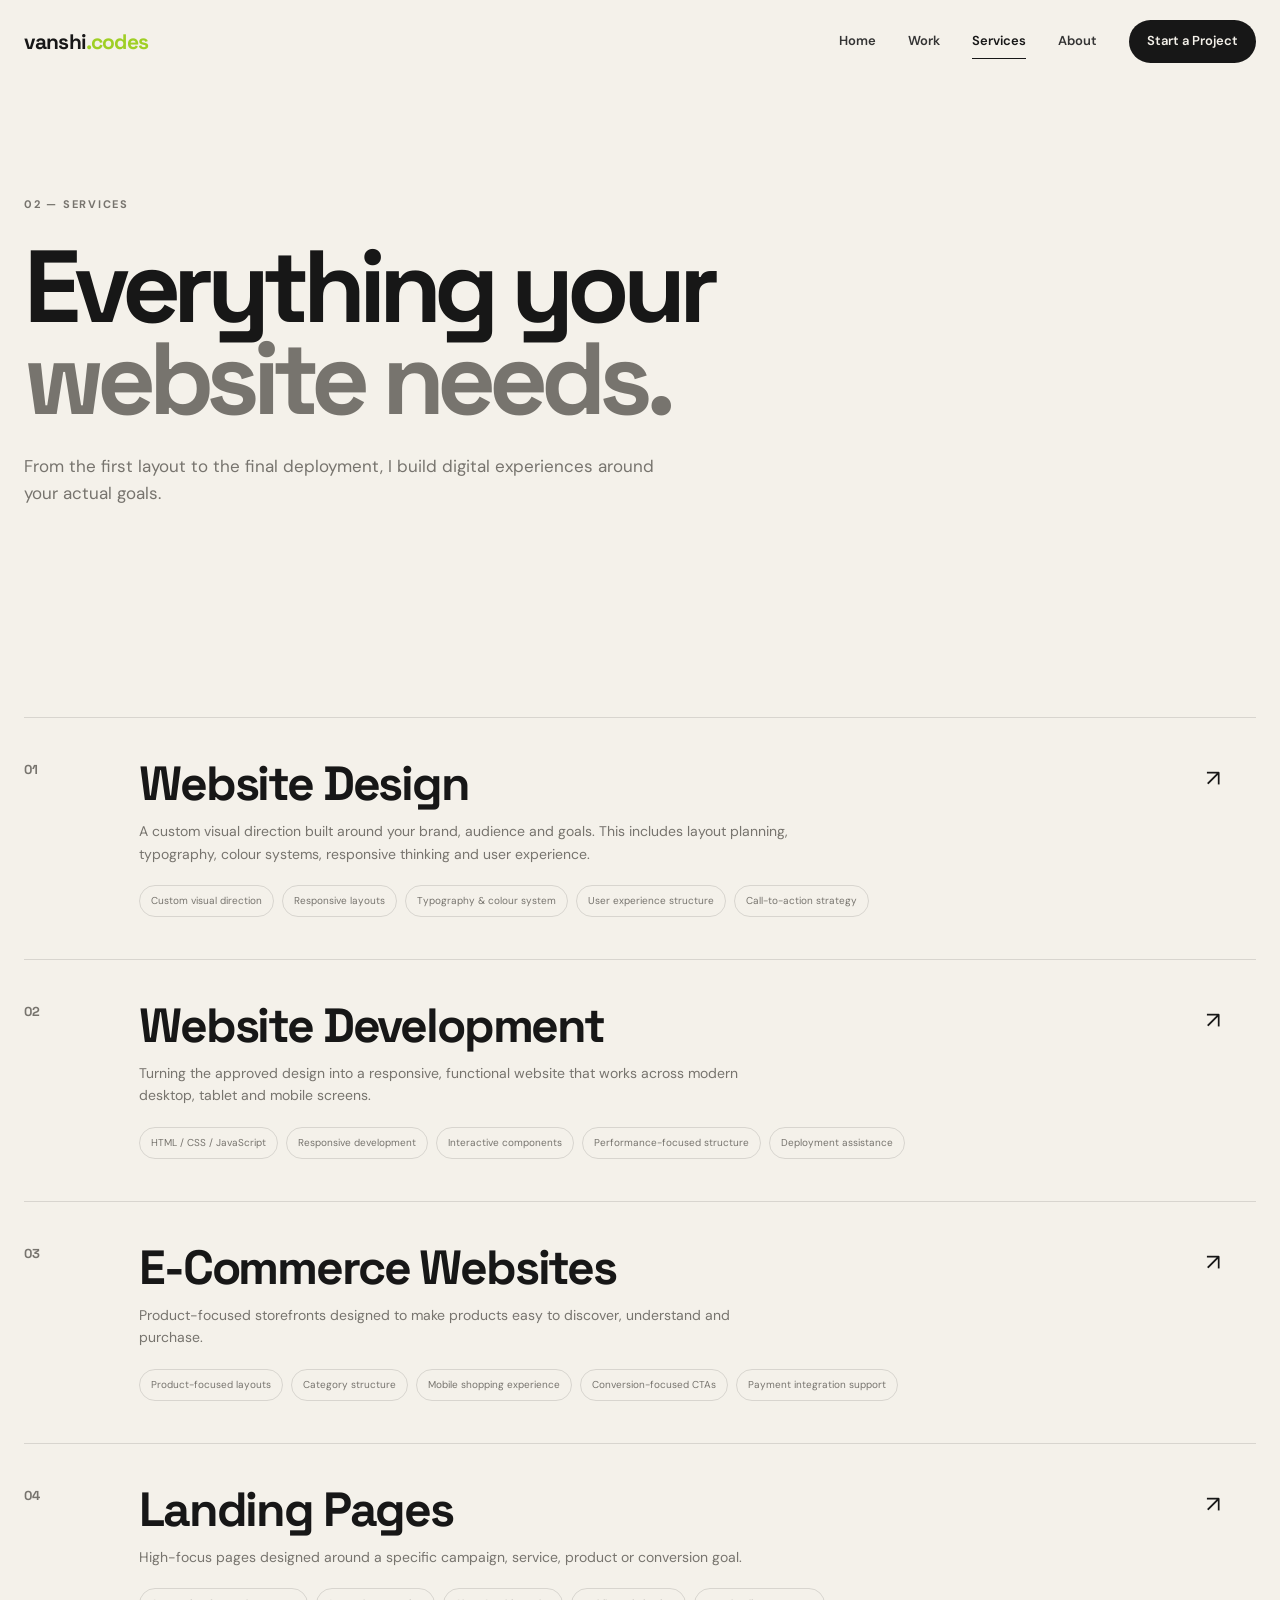
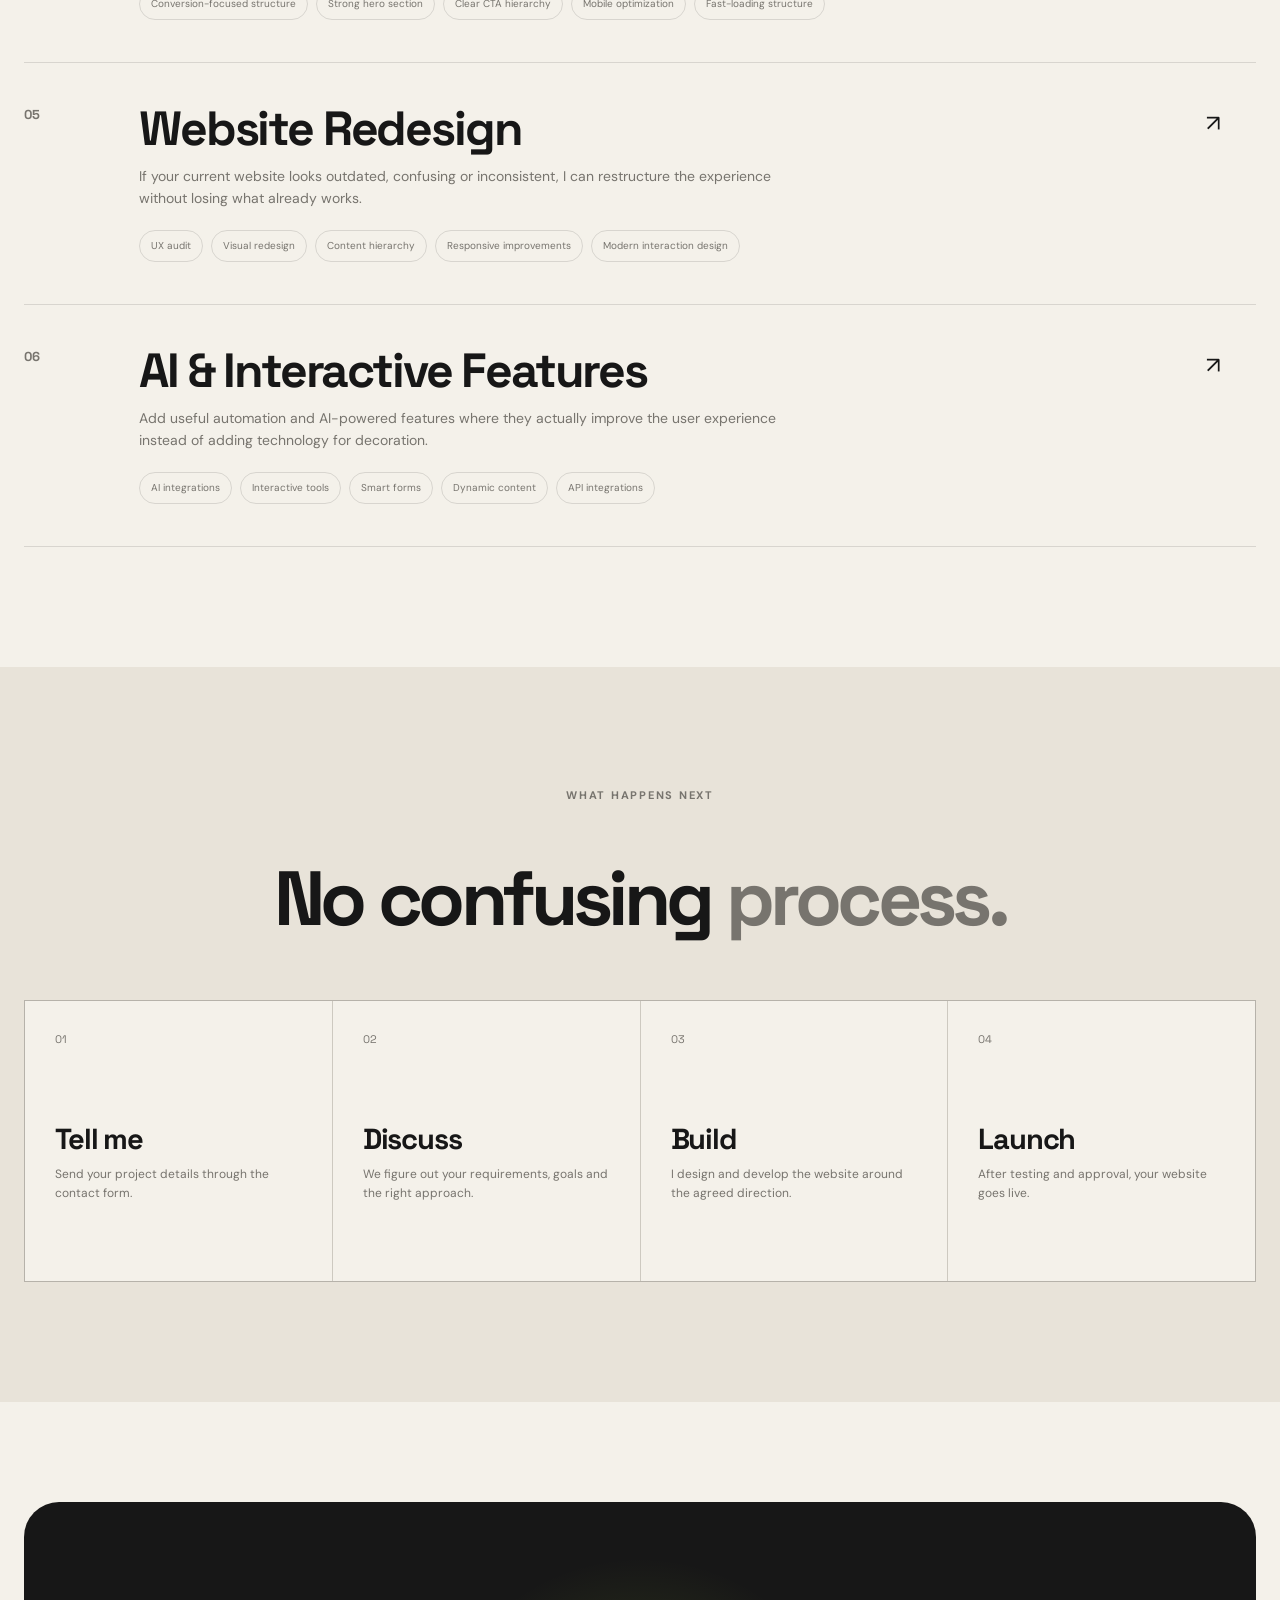
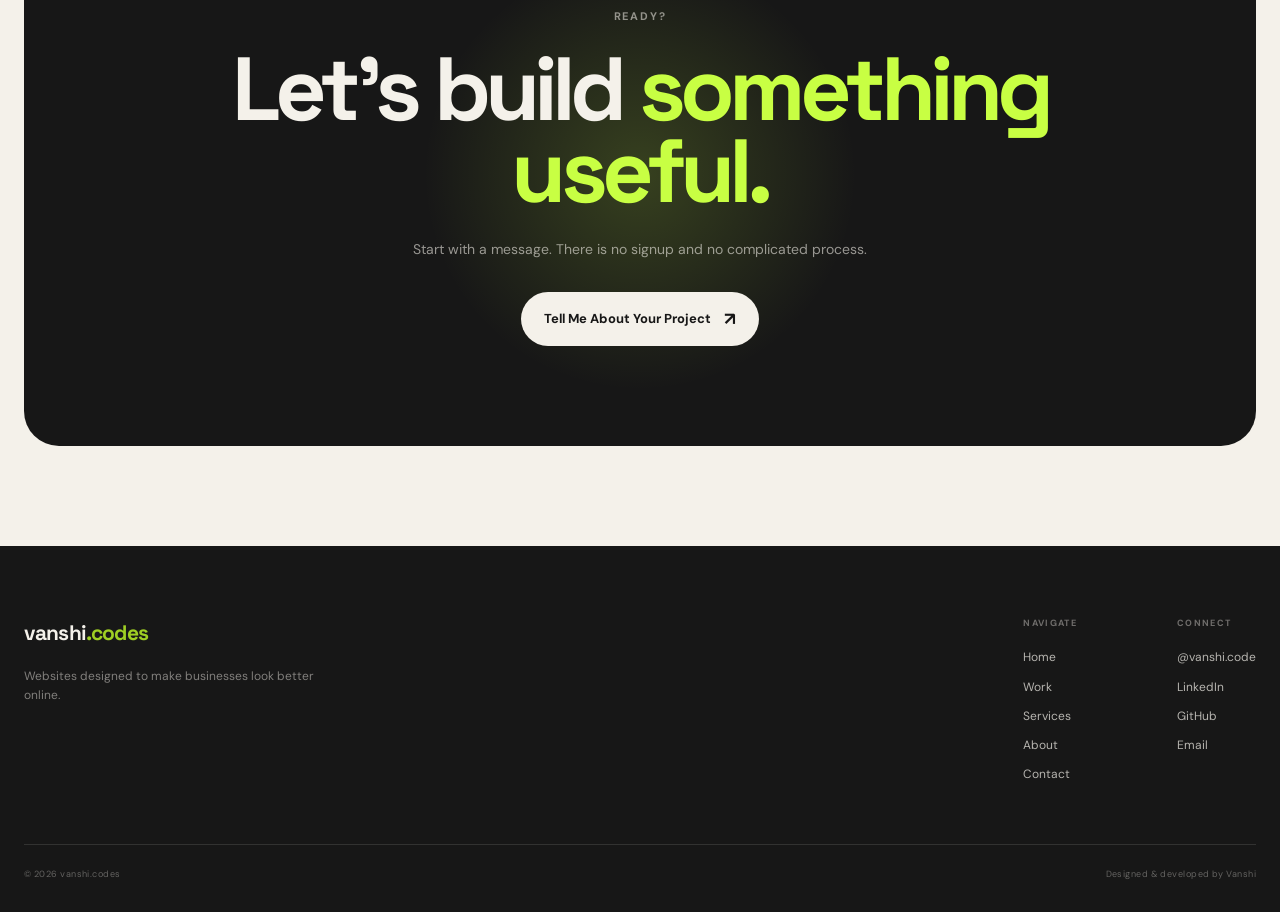
<file: vanshi-portfolio/services.html>
<!DOCTYPE html>
<html lang="en">
<head>

    <meta charset="UTF-8">

    <meta name="viewport"
          content="width=device-width, initial-scale=1.0">

    <meta name="description"
          content="Website design, development, e-commerce, landing pages and redesign services by vanshi.codes.">

    <title>Services — vanshi.codes</title>

    <link rel="preconnect"
          href="https://fonts.googleapis.com">

    <link rel="preconnect"
          href="https://fonts.gstatic.com"
          crossorigin>

    <link href="https://fonts.googleapis.com/css2?family=DM+Sans:wght@400;500;600;700&family=Space+Grotesk:wght@400;500;600;700&display=swap"
          rel="stylesheet">

    <link rel="stylesheet"
          href="css/style.css">

</head>

<body>


<!-- HEADER -->

<header class="site-header">

    <div class="container nav-container">

        <a href="index.html"
           class="logo">
            vanshi<span>.codes</span>
        </a>

        <nav class="desktop-nav">

            <a href="index.html"
               class="nav-link">
                Home
            </a>

            <a href="work.html"
               class="nav-link">
                Work
            </a>

            <a href="services.html"
               class="nav-link active">
                Services
            </a>

            <a href="about.html"
               class="nav-link">
                About
            </a>

            <a href="contact.html"
               class="nav-link nav-contact">
                Start a Project
            </a>

        </nav>

        <button class="menu-toggle"
                id="menuToggle"
                aria-label="Open navigation menu"
                aria-expanded="false">

            <span></span>
            <span></span>

        </button>

    </div>


    <div class="mobile-menu"
         id="mobileMenu">

        <a href="index.html">Home</a>
        <a href="work.html">Work</a>
        <a href="services.html">Services</a>
        <a href="about.html">About</a>
        <a href="contact.html">Start a Project</a>

    </div>

</header>


<main>


<!-- PAGE HERO -->

<section class="inner-hero section">

    <div class="container">

        <span class="section-label reveal">
            02 — SERVICES
        </span>

        <h1 class="inner-title reveal">
            Everything your
            <span>website needs.</span>
        </h1>

        <p class="inner-description reveal">
            From the first layout to the final deployment,
            I build digital experiences around your actual goals.
        </p>

    </div>

</section>


<!-- SERVICES -->

<section class="section services-page">

    <div class="container">

        <div class="services-list services-full">


            <!-- SERVICE 01 -->

            <article class="service-row service-detail reveal">

                <div class="service-number">
                    01
                </div>

                <div class="service-title">

                    <h2>
                        Website Design
                    </h2>

                    <p>
                        A custom visual direction built around your
                        brand, audience and goals. This includes
                        layout planning, typography, colour systems,
                        responsive thinking and user experience.
                    </p>

                    <ul class="service-features">

                        <li>Custom visual direction</li>
                        <li>Responsive layouts</li>
                        <li>Typography & colour system</li>
                        <li>User experience structure</li>
                        <li>Call-to-action strategy</li>

                    </ul>

                </div>

                <div class="service-arrow">
                    ↗
                </div>

            </article>


            <!-- SERVICE 02 -->

            <article class="service-row service-detail reveal">

                <div class="service-number">
                    02
                </div>

                <div class="service-title">

                    <h2>
                        Website Development
                    </h2>

                    <p>
                        Turning the approved design into a responsive,
                        functional website that works across modern
                        desktop, tablet and mobile screens.
                    </p>

                    <ul class="service-features">

                        <li>HTML / CSS / JavaScript</li>
                        <li>Responsive development</li>
                        <li>Interactive components</li>
                        <li>Performance-focused structure</li>
                        <li>Deployment assistance</li>

                    </ul>

                </div>

                <div class="service-arrow">
                    ↗
                </div>

            </article>


            <!-- SERVICE 03 -->

            <article class="service-row service-detail reveal">

                <div class="service-number">
                    03
                </div>

                <div class="service-title">

                    <h2>
                        E-Commerce Websites
                    </h2>

                    <p>
                        Product-focused storefronts designed to
                        make products easy to discover, understand
                        and purchase.
                    </p>

                    <ul class="service-features">

                        <li>Product-focused layouts</li>
                        <li>Category structure</li>
                        <li>Mobile shopping experience</li>
                        <li>Conversion-focused CTAs</li>
                        <li>Payment integration support</li>

                    </ul>

                </div>

                <div class="service-arrow">
                    ↗
                </div>

            </article>


            <!-- SERVICE 04 -->

            <article class="service-row service-detail reveal">

                <div class="service-number">
                    04
                </div>

                <div class="service-title">

                    <h2>
                        Landing Pages
                    </h2>

                    <p>
                        High-focus pages designed around a specific
                        campaign, service, product or conversion goal.
                    </p>

                    <ul class="service-features">

                        <li>Conversion-focused structure</li>
                        <li>Strong hero section</li>
                        <li>Clear CTA hierarchy</li>
                        <li>Mobile optimization</li>
                        <li>Fast-loading structure</li>

                    </ul>

                </div>

                <div class="service-arrow">
                    ↗
                </div>

            </article>


            <!-- SERVICE 05 -->

            <article class="service-row service-detail reveal">

                <div class="service-number">
                    05
                </div>

                <div class="service-title">

                    <h2>
                        Website Redesign
                    </h2>

                    <p>
                        If your current website looks outdated,
                        confusing or inconsistent, I can restructure
                        the experience without losing what already works.
                    </p>

                    <ul class="service-features">

                        <li>UX audit</li>
                        <li>Visual redesign</li>
                        <li>Content hierarchy</li>
                        <li>Responsive improvements</li>
                        <li>Modern interaction design</li>

                    </ul>

                </div>

                <div class="service-arrow">
                    ↗
                </div>

            </article>


            <!-- SERVICE 06 -->

            <article class="service-row service-detail reveal">

                <div class="service-number">
                    06
                </div>

                <div class="service-title">

                    <h2>
                        AI & Interactive Features
                    </h2>

                    <p>
                        Add useful automation and AI-powered features
                        where they actually improve the user experience
                        instead of adding technology for decoration.
                    </p>

                    <ul class="service-features">

                        <li>AI integrations</li>
                        <li>Interactive tools</li>
                        <li>Smart forms</li>
                        <li>Dynamic content</li>
                        <li>API integrations</li>

                    </ul>

                </div>

                <div class="service-arrow">
                    ↗
                </div>

            </article>


        </div>

    </div>

</section>


<!-- HOW IT WORKS -->

<section class="section process-section">

    <div class="container">

        <div class="section-heading centered reveal">

            <span class="section-label">
                WHAT HAPPENS NEXT
            </span>

            <h2>
                No confusing
                <span>process.</span>
            </h2>

        </div>


        <div class="process-grid">

            <div class="process-card reveal">

                <span class="process-number">
                    01
                </span>

                <h3>
                    Tell me
                </h3>

                <p>
                    Send your project details through the
                    contact form.
                </p>

            </div>


            <div class="process-card reveal">

                <span class="process-number">
                    02
                </span>

                <h3>
                    Discuss
                </h3>

                <p>
                    We figure out your requirements, goals
                    and the right approach.
                </p>

            </div>


            <div class="process-card reveal">

                <span class="process-number">
                    03
                </span>

                <h3>
                    Build
                </h3>

                <p>
                    I design and develop the website
                    around the agreed direction.
                </p>

            </div>


            <div class="process-card reveal">

                <span class="process-number">
                    04
                </span>

                <h3>
                    Launch
                </h3>

                <p>
                    After testing and approval, your
                    website goes live.
                </p>

            </div>

        </div>

    </div>

</section>


<!-- CTA -->

<section class="section final-cta">

    <div class="container">

        <div class="cta-box reveal">

            <span class="section-label">
                READY?
            </span>

            <h2>
                Let's build
                <span>something useful.</span>
            </h2>

            <p>
                Start with a message. There is no signup
                and no complicated process.
            </p>

            <a href="contact.html"
               class="btn btn-light">

                Tell Me About Your Project

                <span class="btn-arrow">
                    ↗
                </span>

            </a>

        </div>

    </div>

</section>

</main>


<!-- FOOTER -->

<footer class="site-footer">

    <div class="container">

        <div class="footer-main">

            <div class="footer-brand">

                <a href="index.html"
                   class="logo footer-logo">
                    vanshi<span>.codes</span>
                </a>

                <p>
                    Websites designed to make
                    businesses look better online.
                </p>

            </div>

            <div class="footer-links">

                <div>

                    <span class="footer-heading">
                        NAVIGATE
                    </span>

                    <a href="index.html">Home</a>
                    <a href="work.html">Work</a>
                    <a href="services.html">Services</a>
                    <a href="about.html">About</a>
                    <a href="contact.html">Contact</a>

                </div>

                <div>

                    <span class="footer-heading">
                        CONNECT
                    </span>

                    <a href="https://www.instagram.com/vanshi.codes/"
                           target="_blank"
                         rel="noopener noreferrer">
                       @vanshi.code
                                </a>
                    <a href="https://www.linkedin.com/in/vanshika-codes20071"

                            class="social-link"

                             target="_blank"
                   rel="noopener noreferrer">
                    LinkedIn
                         </a>

                       <a href="https://github.com/vanshikatechh"
                       class="social-link"
                       target="_blank"
                       rel="noopener noreferrer">
                        GitHub
                        </a>

                     <a href="https://mail.google.com/mail/?view=cm&fs=1&to=vanshikatech.work@gmail.com"
                        
                        class="social-link"
                        target="_blank"
                        rel="noopener noreferrer">
                          Email
                         </a>


                </div>

            </div>

        </div>

        <div class="footer-bottom">

            <span>
                © 2026 vanshi.codes
            </span>

            <span>
                Designed & developed by Vanshi
            </span>

        </div>

    </div>

</footer>


<script src="js/script.js"></script>


<!--Start of Tawk.to Script-->
<script type="text/javascript">
var Tawk_API=Tawk_API||{}, Tawk_LoadStart=new Date();
(function(){
var s1=document.createElement("script"),s0=document.getElementsByTagName("script")[0];
s1.async=true;
s1.src='https://embed.tawk.to/6aa03f4f8af7fd343c58ffe2/1k20vek2e';
s1.charset='UTF-8';
s1.setAttribute('crossorigin','*');
s0.parentNode.insertBefore(s1,s0);
})();
</script>
<!--End of Tawk.to Script-->

</body>
</html>
</file>
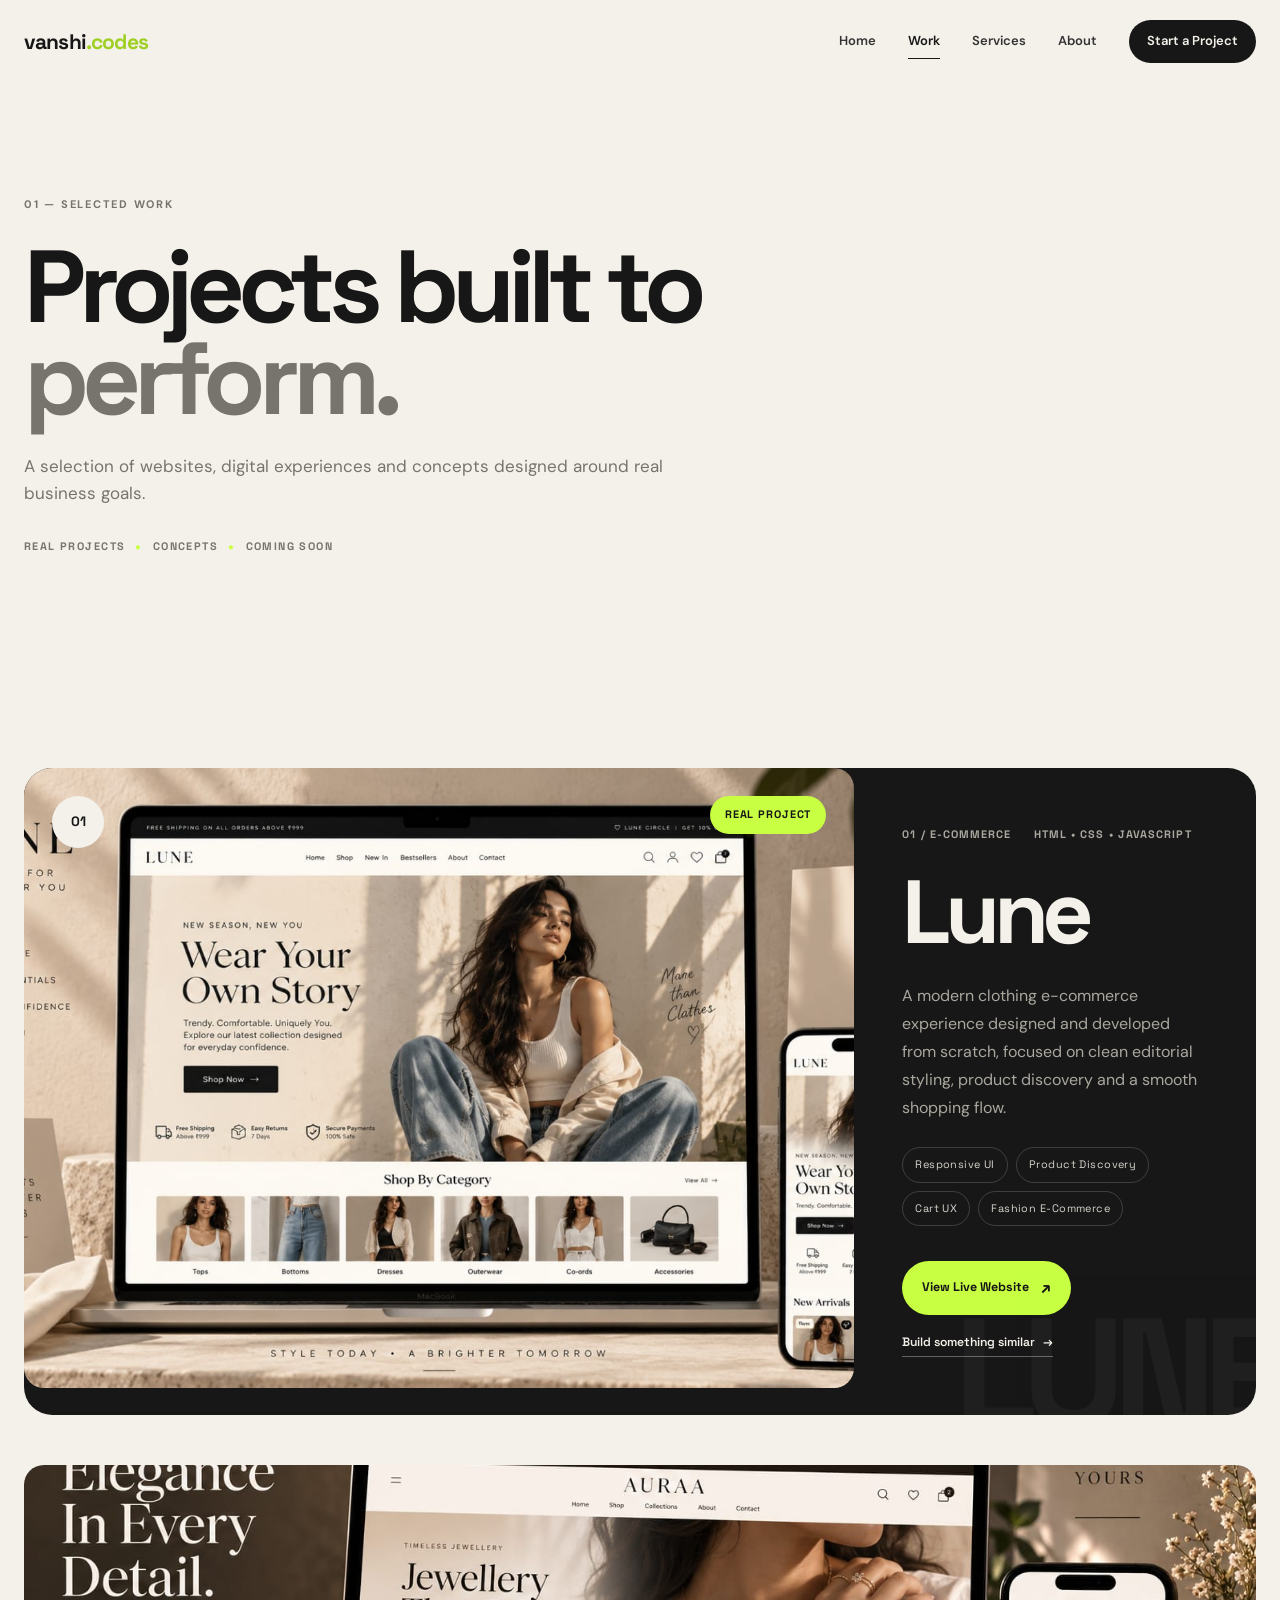
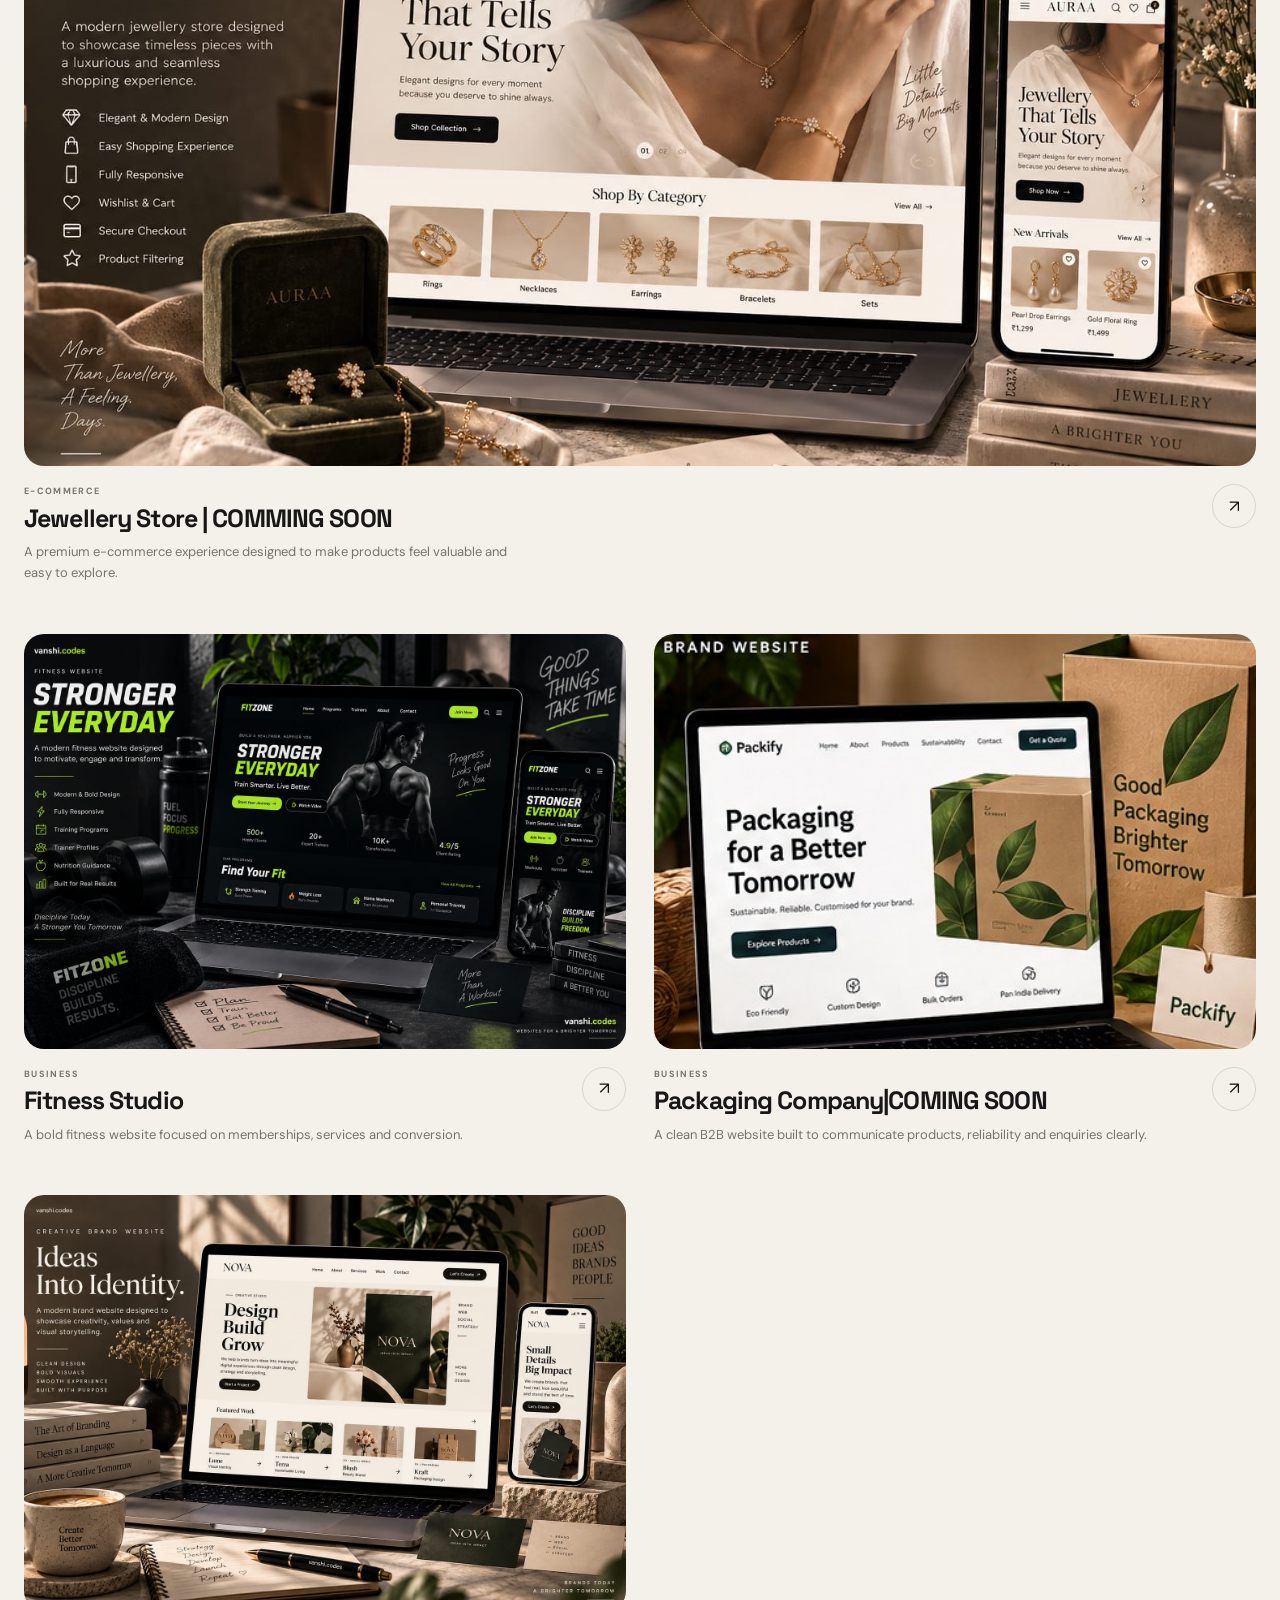
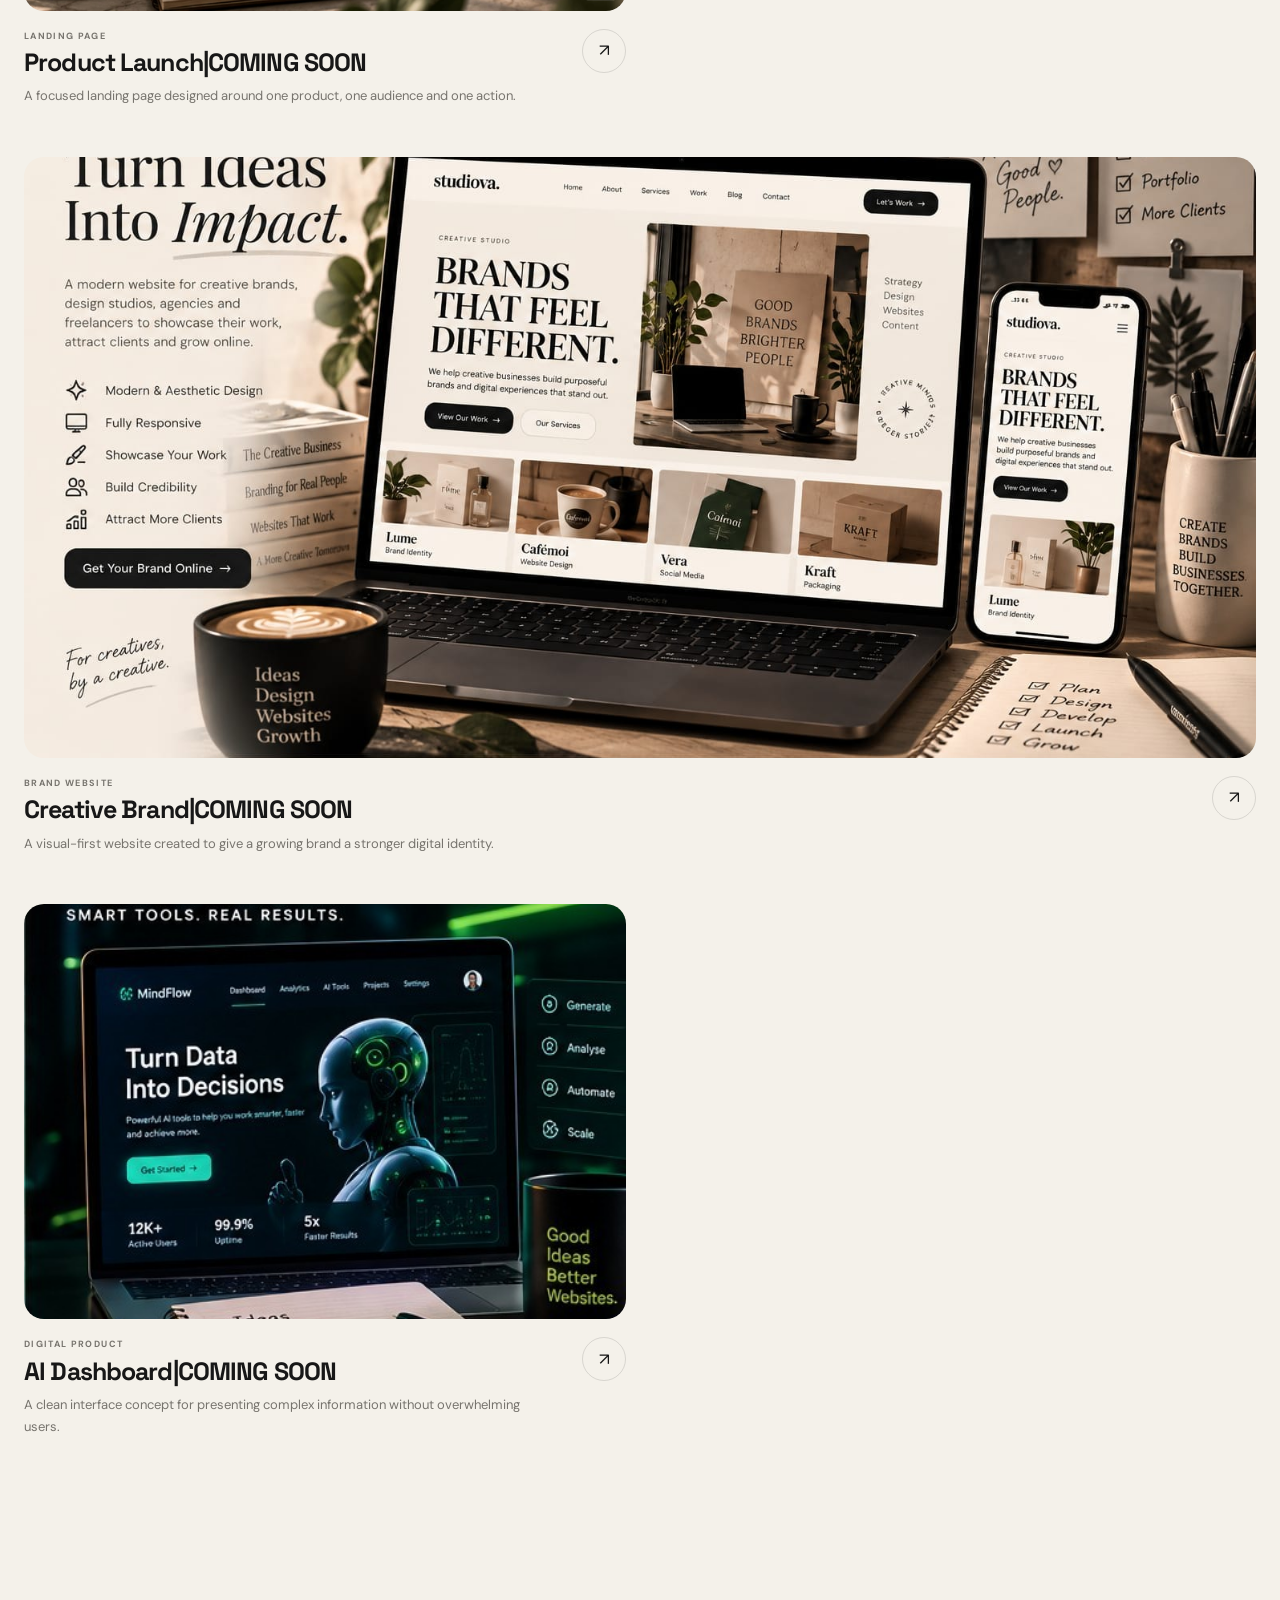
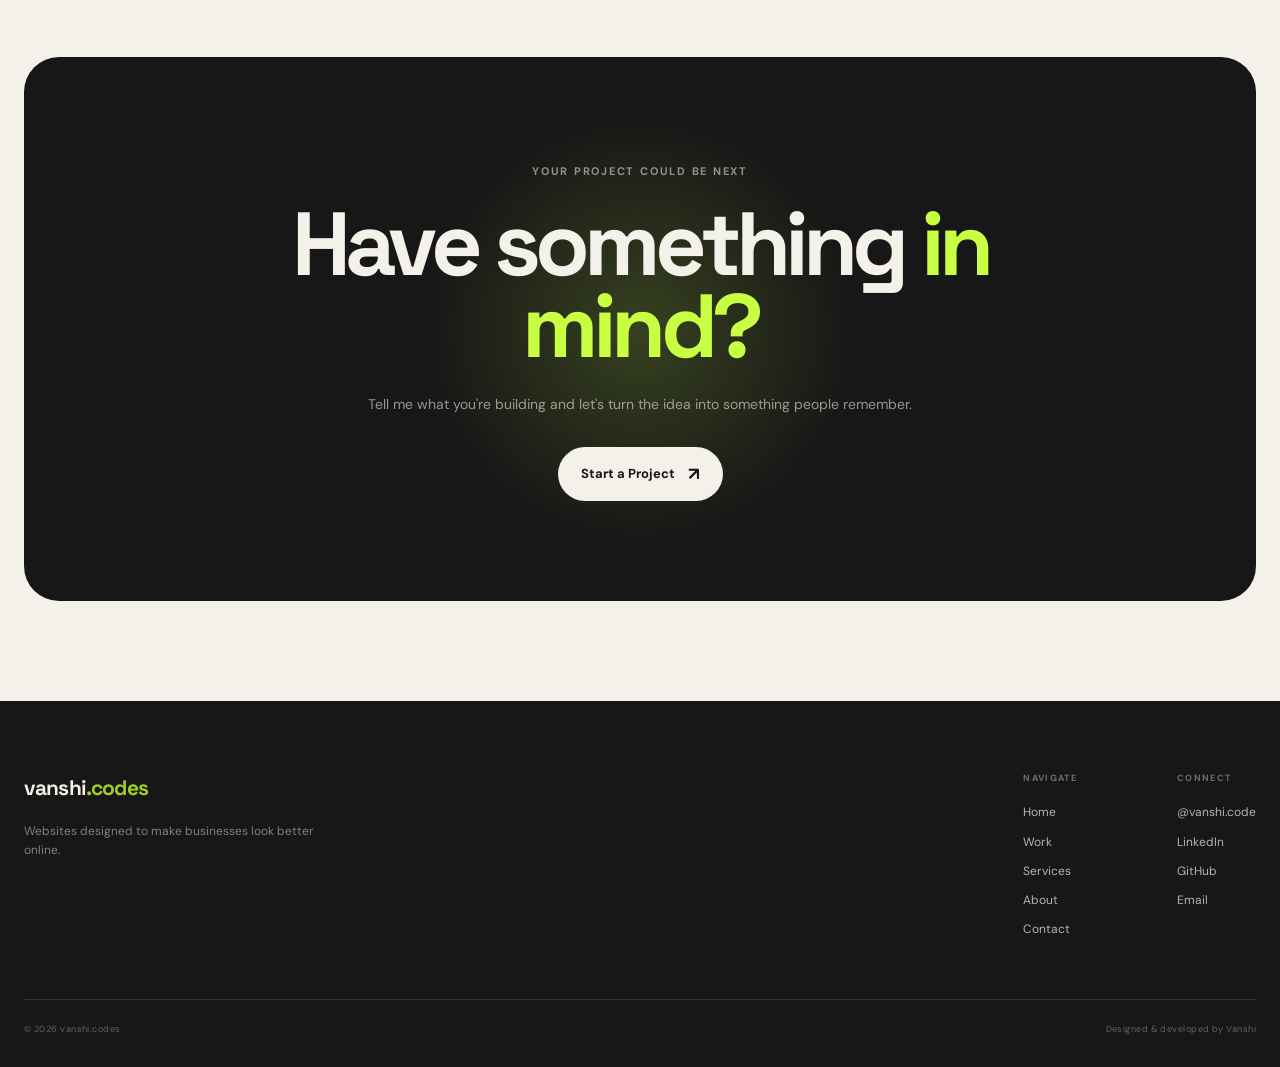
<file: vanshi-portfolio/work.html>
<!DOCTYPE html>
<html lang="en">
<head>
    <meta charset="UTF-8">

    <meta name="viewport"
          content="width=device-width, initial-scale=1.0">

    <meta name="description"
          content="Selected website design and development projects by vanshi.codes.">

    <title>Work — vanshi.codes</title>

    <link rel="preconnect"
          href="https://fonts.googleapis.com">

    <link rel="preconnect"
          href="https://fonts.gstatic.com"
          crossorigin>

    <link href="https://fonts.googleapis.com/css2?family=DM+Sans:wght@400;500;600;700&family=Space+Grotesk:wght@400;500;600;700&display=swap"
          rel="stylesheet">

    <link rel="stylesheet"
          href="css/style.css">
</head>

<body>

<!-- =====================================================
     HEADER
===================================================== -->

<header class="site-header">

    <div class="container nav-container">

        <a href="index.html"
           class="logo">
            vanshi<span>.codes</span>
        </a>

        <nav class="desktop-nav">

            <a href="index.html"
               class="nav-link">
                Home
            </a>

            <a href="work.html"
               class="nav-link active">
                Work
            </a>

            <a href="services.html"
               class="nav-link">
                Services
            </a>

            <a href="about.html"
               class="nav-link">
                About
            </a>

            <a href="contact.html"
               class="nav-link nav-contact">
                Start a Project
            </a>

        </nav>

        <button class="menu-toggle"
                id="menuToggle"
                aria-label="Open navigation menu"
                aria-expanded="false">

            <span></span>
            <span></span>

        </button>

    </div>

    <div class="mobile-menu"
         id="mobileMenu">

        <a href="index.html">Home</a>
        <a href="work.html">Work</a>
        <a href="services.html">Services</a>
        <a href="about.html">About</a>
        <a href="contact.html">Start a Project</a>

    </div>

</header>


<main>

<!-- =====================================================
     PAGE HERO
===================================================== -->

<section class="inner-hero section">

    <div class="container">

        <span class="section-label reveal">
            01 — SELECTED WORK
        </span>

        <h1 class="inner-title reveal">
            Projects built to
            <span>perform.</span>
        </h1>

        <p class="inner-description reveal">
            A selection of websites, digital experiences and
            concepts designed around real business goals.
        </p>
     
         <div class="work-hero-note">
    <span>REAL PROJECTS</span>
    <span>•</span>
    <span>CONCEPTS</span>
    <span>•</span>
    <span>COMING SOON</span>
</div>

    </div>

</section>


<!-- =====================================================
     PROJECTS
===================================================== -->

<section class="section projects-page">

    <div class="container">

        <div class="project-grid project-grid-page">



            <!-- =========================================
     FEATURED PROJECT — LUNE
========================================= -->

<article class="project-card lune-featured reveal">

    <div class="project-image lune-project-image">
        <img
            src="assets/images/lune-main.png"
            alt="Lune clothing e-commerce website designed and developed by Vanshi"
        >

        <span class="project-number">01</span>

        <span class="project-badge">
            REAL PROJECT
        </span>
    </div>

    <div class="project-content lune-project-content">

        <div class="project-meta">
            <span>01 / E-COMMERCE</span>
            <span>HTML • CSS • JAVASCRIPT</span>
        </div>

        <h2>Lune</h2>

        <p class="project-description">
            A modern clothing e-commerce experience designed and
            developed from scratch, focused on clean editorial
            styling, product discovery and a smooth shopping flow.
        </p>

        <div class="project-tags">
            <span>Responsive UI</span>
            <span>Product Discovery</span>
            <span>Cart UX</span>
            <span>Fashion E-Commerce</span>
        </div>

        <div class="project-actions">

            <a
                href="https://lune-modern.netlify.app"
                class="project-link"
                target="_blank"
                rel="noopener noreferrer"
            >
                View Live Website
                <span>↗</span>
            </a>

            <a
                href="contact.html"
                class="project-secondary-link"
            >
                Build something similar
                <span>→</span>
            </a>

        </div>

    </div>

</article>


            <!-- =================================================
                 PROJECT 01
                 IMAGE LOCATION:
                 assets/images/jewellery-store.jpg
            ================================================== -->

            <article class="project-card project-large reveal">

                <div class="project-image">

                    <img src="assets/images/jewellery-store.jpg"
                         alt="Jewellery e-commerce website project"
                         loading="lazy">

                </div>

                <div class="project-info">

                    <div>

                        <span class="project-category">
                            E-COMMERCE
                        </span>

                        <h2>
                            Jewellery Store | COMMING SOON
                        </h2>

                        <p class="project-description">
                            A premium e-commerce experience designed
                            to make products feel valuable and easy
                            to explore.
                        </p>

                    </div>

                    <!-- Replace # with actual project URL later -->

                    <a href="#"
                       class="round-arrow"
                       aria-label="Open jewellery project">
                        ↗
                    </a>

                </div>

            </article>


            <!-- =================================================
                 PROJECT 02
                 IMAGE LOCATION:
                 assets/images/fitness-website.jpg
            ================================================== -->

            <article class="project-card reveal">

                <div class="project-image">

                    <img src="assets/images/fitness-website.jpg"
                         alt="Fitness studio website project"
                         loading="lazy">

                </div>

                <div class="project-info">

                    <div>

                        <span class="project-category">
                            BUSINESS
                        </span>

                        <h2>
                            Fitness Studio 
                        </h2>

                        <p class="project-description">
                            A bold fitness website focused on
                            memberships, services and conversion.
                        </p>

                    </div>

                    <a href="https://fitnessstudiolive.netlify.app"
                       class="round-arrow"
                       aria-label="Open fitness project">
                        ↗
                    </a>

                </div>

            </article>


            <!-- =================================================
                 PROJECT 03
                 IMAGE LOCATION:
                 assets/images/packaging-business.jpg
            ================================================== -->

            <article class="project-card reveal">

                <div class="project-image">

                    <img src="assets/images/packaging-business.jpg"
                         alt="Packaging business website project"
                         loading="lazy">

                </div>

                <div class="project-info">

                    <div>

                        <span class="project-category">
                            BUSINESS
                        </span>

                        <h2>
                            Packaging Company|COMING SOON
                        </h2>

                        <p class="project-description">
                            A clean B2B website built to communicate
                            products, reliability and enquiries clearly.
                        </p>

                    </div>

                    <a href="#"
                       class="round-arrow"
                       aria-label="Open packaging project">
                        ↗
                    </a>

                </div>

            </article>


            <!-- =================================================
                 PROJECT 04
                 IMAGE LOCATION:
                 assets/images/landing-page.jpg
            ================================================== -->

            <article class="project-card reveal">

                <div class="project-image">

                    <img src="assets/images/landing-page.jpg"
                         alt="Modern landing page design"
                         loading="lazy">

                </div>

                <div class="project-info">

                    <div>

                        <span class="project-category">
                            LANDING PAGE
                        </span>

                        <h2>
                            Product Launch|COMING SOON
                        </h2>

                        <p class="project-description">
                            A focused landing page designed around
                            one product, one audience and one action.
                        </p>

                    </div>

                    <a href="#"
                       class="round-arrow"
                       aria-label="Open product launch project">
                        ↗
                    </a>

                </div>

            </article>


            <!-- =================================================
                 PROJECT 05
                 IMAGE LOCATION:
                 assets/images/brand-website.jpg
            ================================================== -->

            <article class="project-card project-large reveal">

                <div class="project-image">

                    <img src="assets/images/brand-website.jpg"
                         alt="Creative brand website project"
                         loading="lazy">

                </div>

                <div class="project-info">

                    <div>

                        <span class="project-category">
                            BRAND WEBSITE
                        </span>

                        <h2>
                            Creative Brand|COMING SOON
                        </h2>

                        <p class="project-description">
                            A visual-first website created to give
                            a growing brand a stronger digital identity.
                        </p>

                    </div>

                    <a href="#"
                       class="round-arrow"
                       aria-label="Open creative brand project">
                        ↗
                    </a>

                </div>

            </article>


            <!-- =================================================
                 PROJECT 06
                 IMAGE LOCATION:
                 assets/images/ai-dashboard.jpg
            ================================================== -->

            <article class="project-card reveal">

                <div class="project-image">

                    <img src="assets/images/ai-dashboard.jpg"
                         alt="AI dashboard interface project"
                         loading="lazy">

                </div>

                <div class="project-info">

                    <div>

                        <span class="project-category">
                            DIGITAL PRODUCT
                        </span>

                        <h2>
                            AI Dashboard|COMING SOON
                        </h2>

                        <p class="project-description">
                            A clean interface concept for presenting
                            complex information without overwhelming users.
                        </p>

                    </div>

                    <a href="#"
                       class="round-arrow"
                       aria-label="Open AI dashboard project">
                        ↗
                    </a>

                </div>

            </article>


        </div>

    </div>

</section>


<!-- =====================================================
     PROJECT CTA
===================================================== -->

<section class="section final-cta">

    <div class="container">

        <div class="cta-box reveal">

            <span class="section-label">
                YOUR PROJECT COULD BE NEXT
            </span>

            <h2>
                Have something
                <span>in mind?</span>
            </h2>

            <p>
                Tell me what you're building and let's
                turn the idea into something people remember.
            </p>

            <a href="contact.html"
               class="btn btn-light">

                Start a Project

                <span class="btn-arrow">
                    ↗
                </span>

            </a>

        </div>

    </div>

</section>

</main>


<!-- =====================================================
     FOOTER
===================================================== -->

<footer class="site-footer">

    <div class="container">

        <div class="footer-main">

            <div class="footer-brand">

                <a href="index.html"
                   class="logo footer-logo">
                    vanshi<span>.codes</span>
                </a>

                <p>
                    Websites designed to make
                    businesses look better online.
                </p>

            </div>

            <div class="footer-links">

                <div>

                    <span class="footer-heading">
                        NAVIGATE
                    </span>

                    <a href="index.html">Home</a>
                    <a href="work.html">Work</a>
                    <a href="services.html">Services</a>
                    <a href="about.html">About</a>
                    <a href="contact.html">Contact</a>

                </div>

                <div>

                    <span class="footer-heading">
                        CONNECT
                    </span>
<a href="https://www.instagram.com/vanshi.codes/"
                           target="_blank"
                         rel="noopener noreferrer">
                       @vanshi.code
                                </a>
                    <a href="https://www.linkedin.com/in/vanshika-codes20071"

                            class="social-link"

                             target="_blank"
                   rel="noopener noreferrer">
                    LinkedIn
                         </a>

                       <a href="https://github.com/vanshikatechh"
                       class="social-link"
                       target="_blank"
                       rel="noopener noreferrer">
                        GitHub
                        </a>

                     <a href="https://mail.google.com/mail/?view=cm&fs=1&to=vanshikatech.work@gmail.com"
                        
                        class="social-link"
                        target="_blank"
                        rel="noopener noreferrer">
                          Email
                         </a>

                </div>

            </div>

        </div>

        <div class="footer-bottom">

            <span>
                © 2026 vanshi.codes
            </span>

            <span>
                Designed & developed by Vanshi
            </span>

        </div>

    </div>

</footer>


<script src="js/script.js"></script>


<!--Start of Tawk.to Script-->
<script type="text/javascript">
var Tawk_API=Tawk_API||{}, Tawk_LoadStart=new Date();
(function(){
var s1=document.createElement("script"),s0=document.getElementsByTagName("script")[0];
s1.async=true;
s1.src='https://embed.tawk.to/6aa03f4f8af7fd343c58ffe2/1k20vek2e';
s1.charset='UTF-8';
s1.setAttribute('crossorigin','*');
s0.parentNode.insertBefore(s1,s0);
})();
</script>
<!--End of Tawk.to Script-->

</body>
</html>
</file>
<file: vanshi-portfolio/css/style.css>
/* =========================================================
   VANSHI.CODES — MASTER STYLESHEET
   Version: 1.0
   Designed for:
   index.html
   work.html
   services.html
   about.html
   contact.html
========================================================= */


/* =========================================================
   01 — RESET
========================================================= */

*,
*::before,
*::after {
    margin: 0;
    padding: 0;
    box-sizing: border-box;
}

html {
    scroll-behavior: smooth;
}

body {
    font-family: "DM Sans", sans-serif;
    background: #f4f1ea;
    color: #171717;
    line-height: 1.6;
    overflow-x: hidden;
}

body.menu-open,
body.chat-open {
    overflow: hidden;
}

img {
    display: block;
    width: 100%;
    max-width: 100%;
}

a {
    color: inherit;
    text-decoration: none;
}

button,
input,
textarea,
select {
    font: inherit;
}

button {
    border: 0;
    cursor: pointer;
}

ul {
    list-style: none;
}


/* =========================================================
   02 — VARIABLES
========================================================= */

:root {

    --ink: #171717;
    --ink-soft: #343434;

    --paper: #f4f1ea;
    --paper-light: #faf8f3;
    --paper-dark: #e8e3d9;

    --accent: #c8ff43;
    --accent-dark: #9fcf24;

    --muted: #77746e;
    --line: rgba(23, 23, 23, 0.13);

    --white: #ffffff;

    --radius-small: 10px;
    --radius-medium: 20px;
    --radius-large: 30px;

    --container: 1240px;

    --transition:
        0.35s cubic-bezier(0.22, 1, 0.36, 1);

}


/* =========================================================
   03 — GLOBAL CONTAINER
========================================================= */

.container {
    width: min(
        calc(100% - 48px),
        var(--container)
    );

    margin-inline: auto;
}


/* =========================================================
   04 — SECTIONS
========================================================= */

.section {
    position: relative;
    padding: 120px 0;
}

.section-label {
    display: inline-flex;
    align-items: center;
    gap: 8px;

    font-size: 11px;
    font-weight: 700;
    letter-spacing: 0.16em;
    text-transform: uppercase;

    color: var(--muted);
}


/* =========================================================
   05 — PAGE LOADER
========================================================= */

.page-loader {
    position: fixed;
    inset: 0;
    z-index: 9999;

    display: flex;
    flex-direction: column;
    align-items: center;
    justify-content: center;

    background: var(--ink);

    transition:
        opacity 0.6s ease,
        visibility 0.6s ease;
}

.page-loader.loaded {
    opacity: 0;
    visibility: hidden;
    pointer-events: none;
}

.loader-logo {
    color: var(--paper);

    font-family: "Space Grotesk", sans-serif;
    font-size: 30px;
    font-weight: 700;
}

.loader-logo span {
    color: var(--accent);
}

.loader-line {
    width: 160px;
    height: 2px;
    margin-top: 25px;
    background: rgba(255, 255, 255, 0.15);
    overflow: hidden;
}

.loader-line span {
    display: block;
    width: 100%;
    height: 100%;
    background: var(--accent);

    transform: translateX(-100%);
    animation: loaderProgress 1.2s ease forwards;
}

@keyframes loaderProgress {
    to {
        transform: translateX(0);
    }
}


/* =========================================================
   06 — HEADER
========================================================= */

.site-header {
    position: fixed;
    top: 0;
    left: 0;
    width: 100%;

    z-index: 1000;

    padding: 20px 0;

    transition:
        background 0.3s ease,
        padding 0.3s ease,
        box-shadow 0.3s ease;
}

.site-header.scrolled {
    background: rgba(244, 241, 234, 0.94);
    backdrop-filter: blur(18px);
    -webkit-backdrop-filter: blur(18px);

    padding: 13px 0;

    box-shadow:
        0 10px 30px rgba(0, 0, 0, 0.04);
}

.nav-container {
    display: flex;
    align-items: center;
    justify-content: space-between;
}

.logo {
    position: relative;
    z-index: 2;

    font-family: "Space Grotesk", sans-serif;
    font-size: 21px;
    font-weight: 700;
    letter-spacing: -0.04em;
}

.logo span {
    color: var(--accent-dark);
}

.desktop-nav {
    display: flex;
    align-items: center;
    gap: 32px;
}

.nav-link {
    position: relative;

    font-size: 13px;
    font-weight: 600;

    color: var(--ink-soft);

    transition:
        color var(--transition);
}

.nav-link::after {
    content: "";

    position: absolute;
    left: 0;
    bottom: -7px;

    width: 100%;
    height: 1px;

    background: var(--ink);

    transform: scaleX(0);
    transform-origin: right;

    transition:
        transform var(--transition);
}

.nav-link:hover,
.nav-link.active {
    color: var(--ink);
}

.nav-link:hover::after,
.nav-link.active::after {
    transform: scaleX(1);
    transform-origin: left;
}

.nav-contact {
    display: inline-flex;
    align-items: center;

    padding: 11px 18px;

    background: var(--ink);
    color: var(--paper);

    border-radius: 100px;
}

.nav-contact::after {
    display: none;
}

.nav-contact:hover {
    background: var(--accent);
    color: var(--ink);
}


/* =========================================================
   07 — MOBILE MENU
========================================================= */

.menu-toggle {
    display: none;

    width: 44px;
    height: 44px;

    align-items: center;
    justify-content: center;
    flex-direction: column;
    gap: 6px;

    background: var(--ink);
    border-radius: 50%;

    position: relative;
    z-index: 1002;
}

.menu-toggle span {
    display: block;

    width: 17px;
    height: 1.5px;

    background: var(--paper);

    transition:
        transform 0.3s ease;
}

.menu-toggle.active span:first-child {
    transform: translateY(3.75px) rotate(45deg);
}

.menu-toggle.active span:last-child {
    transform: translateY(-3.75px) rotate(-45deg);
}

.mobile-menu {
    display: none;
}


/* =========================================================
   08 — HERO
========================================================= */

.hero {
    min-height: 100vh;
    min-height: 100svh;

    display: flex;
    align-items: center;

    padding-top: 150px;
    padding-bottom: 100px;

    overflow: hidden;
}

.hero-background {
    position: absolute;
    inset: 0;

    pointer-events: none;
}

.hero-grid {
    position: absolute;
    inset: 0;

    background-image:
        linear-gradient(
            rgba(23, 23, 23, 0.045) 1px,
            transparent 1px
        ),
        linear-gradient(
            90deg,
            rgba(23, 23, 23, 0.045) 1px,
            transparent 1px
        );

    background-size: 80px 80px;

    mask-image:
        linear-gradient(
            to bottom,
            black,
            transparent 90%
        );
}

.hero-orb {
    position: absolute;

    border-radius: 50%;

    filter: blur(2px);

    opacity: 0.8;
}

.hero-orb-one {
    width: 420px;
    height: 420px;

    top: 8%;
    right: 7%;

    background:
        radial-gradient(
            circle,
            rgba(200, 255, 67, 0.45),
            transparent 68%
        );
}

.hero-orb-two {
    width: 300px;
    height: 300px;

    left: -80px;
    bottom: 10%;

    background:
        radial-gradient(
            circle,
            rgba(255, 190, 100, 0.18),
            transparent 70%
        );
}

.hero-container {
    position: relative;
    z-index: 2;

    display: grid;
    grid-template-columns: 1.02fr 0.98fr;

    align-items: center;

    gap: 80px;
}

.hero-content {
    max-width: 700px;
}

.eyebrow {
    display: inline-flex;
    align-items: center;
    gap: 9px;

    padding: 8px 13px;

    border: 1px solid var(--line);
    border-radius: 100px;

    font-size: 10px;
    font-weight: 700;
    letter-spacing: 0.14em;

    background: rgba(250, 248, 243, 0.65);
}

.eyebrow-dot {
    width: 7px;
    height: 7px;

    border-radius: 50%;

    background: var(--accent-dark);

    box-shadow:
        0 0 0 5px rgba(159, 207, 36, 0.13);
}

.hero h1 {
    margin-top: 28px;

    font-family: "Space Grotesk", sans-serif;

    font-size:
        clamp(58px, 7vw, 108px);

    line-height: 0.92;
    letter-spacing: -0.065em;
    font-weight: 600;
}

.accent-text {
    position: relative;
    display: inline-block;

    color: var(--ink);
}

.accent-text::after {
    content: "";

    position: absolute;

    left: 2%;
    right: 2%;
    bottom: 2px;

    height: 13px;

    z-index: -1;

    background: var(--accent);

    transform: rotate(-1.5deg);
}

.hero-description {
    max-width: 570px;

    margin-top: 32px;

    font-size: 17px;
    line-height: 1.7;

    color: var(--muted);
}

.hero-actions {
    display: flex;
    flex-wrap: wrap;

    gap: 12px;

    margin-top: 38px;
}


/* =========================================================
   09 — BUTTONS
========================================================= */

.btn {
    display: inline-flex;
    align-items: center;
    justify-content: center;
    gap: 13px;

    min-height: 54px;

    padding: 0 23px;

    border-radius: 100px;

    font-size: 13px;
    font-weight: 700;

    transition:
        transform var(--transition),
        background var(--transition),
        color var(--transition),
        box-shadow var(--transition);
}

.btn-arrow {
    font-size: 18px;
    line-height: 1;
}

.btn-primary {
    background: var(--ink);
    color: var(--paper);

    box-shadow:
        0 10px 25px rgba(23, 23, 23, 0.13);
}

.btn-primary:hover {
    transform: translateY(-4px);

    background: var(--accent);
    color: var(--ink);

    box-shadow:
        0 15px 35px rgba(23, 23, 23, 0.15);
}

.btn-secondary {
    border: 1px solid var(--line);
    background: rgba(255, 255, 255, 0.35);
}

.btn-secondary:hover {
    transform: translateY(-4px);

    border-color: var(--ink);
    background: var(--white);
}

.btn-light {
    background: var(--paper);
    color: var(--ink);
}

.btn-light:hover {
    transform: translateY(-4px);

    background: var(--accent);

    box-shadow:
        0 15px 35px rgba(0, 0, 0, 0.18);
}


/* =========================================================
   10 — HERO META
========================================================= */

.hero-meta {
    display: flex;
    align-items: center;

    gap: 18px;

    margin-top: 52px;
}

.hero-meta-item {
    display: flex;
    flex-direction: column;
    gap: 2px;
}

.hero-meta-item strong {
    font-family: "Space Grotesk", sans-serif;
    font-size: 18px;
}

.hero-meta-item span {
    font-size: 10px;
    color: var(--muted);
    text-transform: uppercase;
    letter-spacing: 0.12em;
}

.hero-meta-line {
    width: 30px;
    height: 1px;
    background: var(--line);
}


/* =========================================================
   11 — HERO VISUAL
========================================================= */

.hero-visual {
    position: relative;

    min-height: 590px;

    display: flex;
    align-items: center;
    justify-content: center;
}

.hero-card-main {
    position: relative;

    width: min(100%, 500px);
    aspect-ratio: 0.82;

    padding: 27px;

    border-radius: 28px;

    background:
        linear-gradient(
            145deg,
            #242424,
            #111111
        );

    color: var(--paper);

    box-shadow:
        35px 35px 80px rgba(0, 0, 0, 0.18);

    transform:
        rotate(4deg);

    overflow: hidden;
}

.hero-card-main::before {
    content: "";

    position: absolute;
    width: 360px;
    height: 360px;

    right: -130px;
    bottom: -100px;

    border-radius: 50%;

    background:
        radial-gradient(
            circle,
            rgba(200, 255, 67, 0.9),
            rgba(200, 255, 67, 0.1) 60%,
            transparent 70%
        );
}

.hero-card-main::after {
    content: "";

    position: absolute;
    inset: 15px;

    border: 1px solid rgba(255, 255, 255, 0.1);

    border-radius: 20px;

    pointer-events: none;
}

.hero-card-top,
.hero-card-bottom {
    position: relative;
    z-index: 2;

    display: flex;
    justify-content: space-between;
}

.mini-label,
.mini-number {
    font-size: 9px;
    letter-spacing: 0.16em;
    font-weight: 700;
}

.mini-number {
    color: var(--accent);
}

.hero-card-center {
    position: absolute;

    left: 45px;
    bottom: 115px;

    z-index: 2;
}

.hero-card-small {
    display: block;

    margin-bottom: 14px;

    font-size: 10px;
    letter-spacing: 0.18em;
    color: rgba(255, 255, 255, 0.55);
}

.hero-card-center h2 {
    font-family: "Space Grotesk", sans-serif;

    font-size: clamp(40px, 5vw, 66px);
    line-height: 0.9;
    letter-spacing: -0.06em;
}

.hero-card-bottom {
    position: absolute;

    left: 27px;
    right: 27px;
    bottom: 27px;

    z-index: 2;

    font-size: 9px;
    letter-spacing: 0.13em;
    text-transform: uppercase;

    color: rgba(255, 255, 255, 0.55);
}

.floating-card {
    position: absolute;

    z-index: 5;

    display: flex;
    align-items: center;
    gap: 11px;

    padding: 14px 17px;

    border: 1px solid rgba(23, 23, 23, 0.1);

    border-radius: 15px;

    background:
        rgba(250, 248, 243, 0.9);

    backdrop-filter: blur(15px);

    box-shadow:
        0 20px 50px rgba(0, 0, 0, 0.1);
}

.floating-card strong {
    display: block;

    font-family: "Space Grotesk", sans-serif;
    font-size: 13px;
}

.floating-card small {
    display: block;

    font-size: 9px;
    color: var(--muted);
}

.floating-card-one {
    left: -15px;
    top: 120px;
}

.floating-card-two {
    right: -15px;
    bottom: 125px;

    display: flex;
    flex-direction: column;
    align-items: flex-start;
    gap: 0;
}

.floating-card-two strong {
    font-size: 24px;
}

.floating-icon {
    display: grid;
    place-items: center;

    width: 31px;
    height: 31px;

    border-radius: 50%;

    background: var(--accent);

    color: var(--ink);
}

.floating-circle {
    position: absolute;

    z-index: 6;

    right: 12px;
    top: 45px;

    width: 105px;
    height: 105px;

    display: flex;
    flex-direction: column;
    align-items: center;
    justify-content: center;

    gap: 1px;

    border-radius: 50%;

    background: var(--accent);
    color: var(--ink);

    font-size: 9px;
    font-weight: 700;
    letter-spacing: 0.12em;

    transform: rotate(12deg);

    box-shadow:
        0 15px 40px rgba(0, 0, 0, 0.12);
}

.floating-circle span:last-child {
    margin-top: 4px;
    font-size: 17px;
}


/* =========================================================
   12 — SCROLL INDICATOR
========================================================= */

.hero-scroll {
    position: absolute;

    left: 50%;
    bottom: 30px;

    display: flex;
    align-items: center;
    gap: 14px;

    transform: translateX(-50%);

    font-size: 9px;
    letter-spacing: 0.14em;
    text-transform: uppercase;
    color: var(--muted);
}

.scroll-line {
    width: 55px;
    height: 1px;

    background: var(--line);

    position: relative;
}

.scroll-line::after {
    content: "";

    position: absolute;

    top: -2px;
    left: 0;

    width: 5px;
    height: 5px;

    border-radius: 50%;

    background: var(--ink);

    animation: scrollDot 2s ease-in-out infinite;
}

@keyframes scrollDot {
    0%,
    100% {
        left: 0;
    }

    50% {
        left: calc(100% - 5px);
    }
}


/* =========================================================
   13 — INTRO STRIP
========================================================= */

.intro-strip {
    overflow: hidden;

    border-top: 1px solid var(--line);
    border-bottom: 1px solid var(--line);

    background: var(--ink);
    color: var(--paper);

    padding: 20px 0;
}

.intro-strip-inner {
    display: flex;
    align-items: center;
    justify-content: space-between;

    gap: 30px;

    white-space: nowrap;
}

.intro-strip p {
    font-size: 10px;
    font-weight: 700;
    letter-spacing: 0.16em;
}

.intro-strip span {
    color: var(--accent);
}


/* =========================================================
   14 — SECTION HEADINGS
========================================================= */

.section-heading {
    display: flex;
    align-items: flex-end;
    justify-content: space-between;

    gap: 40px;

    margin-bottom: 65px;
}

.section-heading h2 {
    max-width: 750px;

    margin-top: 18px;

    font-family: "Space Grotesk", sans-serif;

    font-size: clamp(44px, 6vw, 78px);

    line-height: 0.95;
    letter-spacing: -0.06em;
}

.section-heading h2 span,
.inner-title span,
.about-copy h2 span,
.why-heading h2 span,
.contact-info h2 span {
    color: var(--muted);
}

.centered {
    display: flex;
    flex-direction: column;
    align-items: center;

    text-align: center;
}

.centered h2 {
    max-width: 800px;
}

.text-link {
    display: inline-flex;
    align-items: center;
    gap: 9px;

    padding-bottom: 6px;

    border-bottom: 1px solid var(--ink);

    font-size: 12px;
    font-weight: 700;

    white-space: nowrap;

    transition:
        gap var(--transition);
}

.text-link:hover {
    gap: 15px;
}


/* =========================================================
   15 — PROJECT GRID
========================================================= */

.project-grid {
    display: grid;

    grid-template-columns:
        repeat(2, minmax(0, 1fr));

    gap: 50px 28px;
}

.project-large {
    grid-column: span 2;
}

.project-card {
    min-width: 0;
}

.project-image {
    position: relative;

    width: 100%;
    aspect-ratio: 1.45;

    overflow: hidden;

    border-radius: var(--radius-medium);

    background: var(--paper-dark);
}

.project-large .project-image {
    aspect-ratio: 2.05;
}

.project-image img {
    width: 100%;
    height: 100%;

    object-fit: cover;

    transition:
        transform 0.8s
        cubic-bezier(0.22, 1, 0.36, 1);
}

.project-card:hover .project-image img {
    transform: scale(1.04);
}

.project-info {
    display: flex;
    align-items: flex-start;
    justify-content: space-between;

    gap: 25px;

    padding-top: 18px;
}

.project-category {
    display: block;

    margin-bottom: 6px;

    font-size: 9px;
    font-weight: 700;
    letter-spacing: 0.15em;
    color: var(--muted);
}

.project-info h2,
.project-info h3 {
    font-family: "Space Grotesk", sans-serif;

    font-size: 25px;
    line-height: 1.1;
    letter-spacing: -0.035em;
}

.project-description {
    max-width: 500px;

    margin-top: 9px;

    color: var(--muted);

    font-size: 13px;
    line-height: 1.65;
}

.round-arrow {
    flex: 0 0 auto;

    display: grid;
    place-items: center;

    width: 44px;
    height: 44px;

    border: 1px solid var(--line);

    border-radius: 50%;

    font-size: 17px;

    transition:
        transform var(--transition),
        background var(--transition),
        color var(--transition);
}

.round-arrow:hover {
    transform: rotate(45deg);

    background: var(--ink);
    color: var(--paper);
}


/* =========================================================
   16 — PROJECT MOCKUPS ON HOME
========================================================= */

.project-image-one,
.project-image-two,
.project-image-three {
    display: flex;
    align-items: center;
    justify-content: center;
}

.project-image-one {
    background:
        linear-gradient(
            135deg,
            #e9dfd2,
            #f6efe5
        );
}

.project-image-two {
    background:
        linear-gradient(
            135deg,
            #dce6dc,
            #eef1e8
        );
}

.project-image-three {
    background:
        linear-gradient(
            135deg,
            #d7d0c6,
            #ece7de
        );
}

.project-browser {
    width: 78%;
    height: 78%;

    border-radius: 12px;

    background: #fafafa;

    overflow: hidden;

    box-shadow:
        0 25px 50px rgba(0, 0, 0, 0.12);
}

.browser-bar {
    height: 24px;

    display: flex;
    align-items: center;

    gap: 5px;

    padding: 0 9px;

    background: #dedbd6;
}

.browser-bar span {
    width: 5px;
    height: 5px;

    border-radius: 50%;

    background: #aaa;
}

.browser-content {
    position: relative;

    height: calc(100% - 24px);

    padding: 25px;

    background: #f8f5ef;
}

.browser-heading {
    font-family: "Space Grotesk", sans-serif;

    font-size: clamp(25px, 5vw, 58px);

    line-height: 0.88;
    letter-spacing: -0.06em;
}

.browser-shape {
    position: absolute;

    right: 8%;
    bottom: 8%;

    width: 38%;
    aspect-ratio: 1;

    border-radius: 50%;

    background: var(--accent);
}

.mockup-content {
    width: 75%;
    height: 75%;

    padding: 35px;

    border-radius: 20px;

    background: var(--ink);
    color: var(--paper);

    display: flex;
    flex-direction: column;

    justify-content: space-between;

    box-shadow:
        0 30px 60px rgba(0, 0, 0, 0.15);
}

.mockup-content span {
    font-size: 10px;
    letter-spacing: 0.18em;
    color: var(--accent);
}

.mockup-content strong {
    font-family: "Space Grotesk", sans-serif;

    font-size: clamp(30px, 5vw, 60px);

    line-height: 0.9;
    letter-spacing: -0.06em;
}

.mockup-content small {
    font-size: 8px;
    letter-spacing: 0.15em;
}

.package-mockup {
    width: 55%;
    aspect-ratio: 1.3;

    display: flex;
    flex-direction: column;
    justify-content: space-between;

    padding: 25px;

    background: #cbbda9;

    color: #29241f;

    box-shadow:
        20px 20px 40px rgba(0, 0, 0, 0.15);

    transform: rotate(-4deg);
}

.package-mockup > div {
    font-family: "Space Grotesk", sans-serif;

    font-size: 26px;
    font-weight: 700;
}

.package-mockup span {
    font-family: "Space Grotesk", sans-serif;

    font-size: clamp(20px, 3vw, 40px);

    line-height: 0.9;
    letter-spacing: -0.05em;
}


/* =========================================================
   17 — SERVICES LIST
========================================================= */

.services-list {
    border-top: 1px solid var(--line);
}

.service-row {
    display: grid;

    grid-template-columns: 80px 1fr 50px;

    gap: 35px;

    align-items: start;

    padding: 30px 0;

    border-bottom: 1px solid var(--line);

    transition:
        padding var(--transition),
        background var(--transition);
}

.service-row:hover {
    padding-left: 18px;
    padding-right: 18px;

    background: rgba(255, 255, 255, 0.3);
}

.service-number {
    font-family: "Space Grotesk", sans-serif;

    font-size: 13px;
    font-weight: 700;

    color: var(--muted);
}

.service-title h2,
.service-title h3 {
    font-family: "Space Grotesk", sans-serif;

    font-size: clamp(28px, 4vw, 48px);

    line-height: 1;
    letter-spacing: -0.045em;
}

.service-title p {
    max-width: 650px;

    margin-top: 12px;

    color: var(--muted);

    font-size: 14px;
}

.service-arrow {
    font-size: 23px;

    transition:
        transform var(--transition);
}

.service-row:hover .service-arrow {
    transform: rotate(45deg);
}

.service-features {
    display: flex;
    flex-wrap: wrap;

    gap: 8px;

    margin-top: 20px;
}

.service-features li {
    padding: 7px 11px;

    border: 1px solid var(--line);

    border-radius: 100px;

    font-size: 10px;
    color: var(--muted);
}

.services-full .service-row {
    padding-top: 42px;
    padding-bottom: 42px;
}


/* =========================================================
   18 — WHY SECTION
========================================================= */

.why-section {
    background: var(--paper-light);
}

.why-grid {
    display: grid;

    grid-template-columns: 0.8fr 1.2fr;

    gap: 100px;
}

.why-heading h2 {
    margin-top: 20px;

    font-family: "Space Grotesk", sans-serif;

    font-size: clamp(45px, 5.5vw, 75px);

    line-height: 0.95;
    letter-spacing: -0.06em;
}

.why-content {
    border-top: 1px solid var(--line);
}

.why-item {
    display: grid;

    grid-template-columns: 55px 1fr;

    gap: 25px;

    padding: 28px 0;

    border-bottom: 1px solid var(--line);
}

.why-icon {
    display: grid;
    place-items: center;

    width: 42px;
    height: 42px;

    border-radius: 50%;

    background: var(--accent);

    font-size: 11px;
    font-weight: 700;
}

.why-item h3 {
    font-family: "Space Grotesk", sans-serif;

    font-size: 22px;
    line-height: 1.1;

    letter-spacing: -0.03em;
}

.why-item p {
    max-width: 570px;

    margin-top: 8px;

    color: var(--muted);

    font-size: 13px;
}


/* =========================================================
   19 — PROCESS
========================================================= */

.process-section {
    background: var(--paper-dark);
}

.process-grid {
    display: grid;

    grid-template-columns:
        repeat(4, minmax(0, 1fr));

    gap: 1px;

    background: var(--line);

    border: 1px solid var(--line);
}

.process-card {
    min-height: 280px;

    padding: 30px;

    background: var(--paper);

    transition:
        background var(--transition),
        transform var(--transition);
}

.process-card:hover {
    background: var(--ink);
    color: var(--paper);

    transform: translateY(-5px);
}

.process-number {
    display: block;

    font-family: "Space Grotesk", sans-serif;

    font-size: 11px;
    color: var(--muted);
}

.process-card h3 {
    margin-top: 75px;

    font-family: "Space Grotesk", sans-serif;

    font-size: 29px;

    line-height: 1;
    letter-spacing: -0.04em;
}

.process-card p {
    margin-top: 12px;

    font-size: 12px;

    color: var(--muted);
}

.process-card:hover p,
.process-card:hover .process-number {
    color: rgba(244, 241, 234, 0.55);
}


/* =========================================================
   20 — INNER PAGE HERO
========================================================= */

.inner-hero {
    padding-top: 190px;
    padding-bottom: 90px;
}

.inner-title {
    max-width: 900px;

    margin-top: 25px;

    font-family: "Space Grotesk", sans-serif;

    font-size: clamp(58px, 8vw, 110px);

    line-height: 0.9;
    letter-spacing: -0.07em;
}

.inner-description {
    max-width: 650px;

    margin-top: 28px;

    color: var(--muted);

    font-size: 17px;
}


/* =========================================================
   21 — ABOUT
========================================================= */

.about-grid {
    display: grid;

    grid-template-columns:
        minmax(0, 0.85fr)
        minmax(0, 1.15fr);

    gap: 90px;

    align-items: center;
}

.about-image {
    aspect-ratio: 0.86;

    overflow: hidden;

    border-radius: var(--radius-large);

    background: var(--paper-dark);
}

.about-image img {
    width: 100%;
    height: 100%;

    object-fit: cover;
}

.about-copy h2 {
    margin-top: 20px;

    font-family: "Space Grotesk", sans-serif;

    font-size: clamp(50px, 6vw, 80px);

    line-height: 0.92;
    letter-spacing: -0.06em;
}

.about-copy p {
    max-width: 620px;

    margin-top: 22px;

    color: var(--muted);

    font-size: 15px;
}

.about-copy .btn {
    margin-top: 30px;
}


/* =========================================================
   22 — SKILLS
========================================================= */

.skills-section {
    background: var(--paper-dark);
}

.skills-grid {
    display: grid;

    grid-template-columns:
        repeat(3, minmax(0, 1fr));

    gap: 1px;

    background: var(--line);

    border: 1px solid var(--line);
}

.skill-card {
    min-height: 220px;

    padding: 28px;

    background: var(--paper);

    transition:
        background var(--transition),
        color var(--transition);
}

.skill-card:hover {
    background: var(--ink);
    color: var(--paper);
}

.skill-card > span {
    font-size: 10px;
    color: var(--muted);
}

.skill-card h3 {
    margin-top: 55px;

    font-family: "Space Grotesk", sans-serif;

    font-size: 27px;
    letter-spacing: -0.04em;
}

.skill-card p {
    margin-top: 7px;

    color: var(--muted);

    font-size: 12px;
}

.skill-card:hover p {
    color: rgba(244, 241, 234, 0.55);
}


/* =========================================================
   23 — CONTACT
========================================================= */

.contact-section {
    padding-top: 40px;
}

.contact-grid {
    display: grid;

    grid-template-columns:
        0.8fr
        1.2fr;

    gap: 90px;

    align-items: start;
}

.contact-info {
    position: sticky;
    top: 120px;
}

.contact-info h2 {
    margin-top: 20px;

    font-family: "Space Grotesk", sans-serif;

    font-size: clamp(45px, 5.5vw, 75px);

    line-height: 0.95;
    letter-spacing: -0.06em;
}

.contact-info > p {
    max-width: 510px;

    margin-top: 25px;

    color: var(--muted);

    font-size: 14px;
}

.contact-details {
    margin-top: 45px;

    border-top: 1px solid var(--line);
}

.contact-detail {
    display: flex;
    flex-direction: column;

    gap: 3px;

    padding: 17px 0;

    border-bottom: 1px solid var(--line);
}

.contact-detail span {
    font-size: 9px;
    font-weight: 700;

    letter-spacing: 0.14em;

    color: var(--muted);
}

.contact-detail strong {
    font-size: 12px;
    font-weight: 600;
}


/* =========================================================
   24 — CONTACT FORM
========================================================= */

.contact-form-wrapper {
    padding: 38px;

    border: 1px solid var(--line);

    border-radius: var(--radius-large);

    background: var(--paper-light);

    box-shadow:
        0 25px 70px rgba(0, 0, 0, 0.04);
}

.project-form {
    display: flex;
    flex-direction: column;

    gap: 22px;
}

.form-group {
    display: flex;
    flex-direction: column;

    gap: 8px;
}

.form-group label {
    font-size: 11px;
    font-weight: 700;
}

.form-group input,
.form-group textarea,
.form-group select {
    width: 100%;

    padding: 15px 16px;

    border: 1px solid var(--line);

    border-radius: 10px;

    outline: none;

    background: var(--white);
    color: var(--ink);

    font-size: 13px;

    transition:
        border-color 0.25s ease,
        box-shadow 0.25s ease;
}

.form-group textarea {
    resize: vertical;

    min-height: 150px;
}

.form-group select {
    appearance: auto;
}

.form-group input::placeholder,
.form-group textarea::placeholder {
    color: #aaa;
}

.form-group input:focus,
.form-group textarea:focus,
.form-group select:focus {
    border-color: var(--ink);

    box-shadow:
        0 0 0 3px rgba(23, 23, 23, 0.05);
}

.form-submit {
    width: 100%;

    margin-top: 4px;
}

.form-submit:disabled {
    opacity: 0.65;
    cursor: not-allowed;
    transform: none;
}

.form-status {
    min-height: 20px;

    font-size: 12px;
    line-height: 1.5;
}

.form-status.success {
    color: #31733d;
}

.form-status.error {
    color: #a13b3b;
}

.form-note {
    font-size: 10px;
    line-height: 1.5;

    color: var(--muted);
}


/* =========================================================
   25 — FAQ
========================================================= */

.faq-section {
    background: var(--paper-dark);
}

.faq-list {
    max-width: 900px;

    margin-inline: auto;

    border-top: 1px solid var(--line);
}

.faq-item {
    border-bottom: 1px solid var(--line);
}

.faq-item summary {
    display: flex;
    align-items: center;
    justify-content: space-between;

    gap: 25px;

    padding: 24px 0;

    cursor: pointer;

    list-style: none;

    font-family: "Space Grotesk", sans-serif;

    font-size: 18px;
    font-weight: 600;

    letter-spacing: -0.02em;
}

.faq-item summary::-webkit-details-marker {
    display: none;
}

.faq-item summary span {
    flex: 0 0 auto;

    display: grid;
    place-items: center;

    width: 30px;
    height: 30px;

    border-radius: 50%;

    border: 1px solid var(--line);

    transition:
        transform var(--transition),
        background var(--transition);
}

.faq-item[open] summary span {
    transform: rotate(45deg);

    background: var(--accent);
}

.faq-item p {
    max-width: 720px;

    padding-bottom: 24px;

    color: var(--muted);

    font-size: 13px;
}


/* =========================================================
   26 — FINAL CTA
========================================================= */

.final-cta {
    padding-top: 100px;
    padding-bottom: 100px;
}

.cta-box {
    position: relative;

    padding:
        clamp(45px, 8vw, 100px)
        clamp(25px, 7vw, 90px);

    border-radius: 35px;

    overflow: hidden;

    background: var(--ink);
    color: var(--paper);

    text-align: center;
}

.cta-box::before {
    content: "";

    position: absolute;

    width: 450px;
    height: 450px;

    left: 50%;
    top: 50%;

    transform:
        translate(-50%, -50%);

    border-radius: 50%;

    background:
        radial-gradient(
            circle,
            rgba(200, 255, 67, 0.18),
            transparent 68%
        );

    pointer-events: none;
}

.cta-box > * {
    position: relative;
    z-index: 2;
}

.cta-box .section-label {
    color: rgba(244, 241, 234, 0.55);
}

.cta-box h2 {
    max-width: 900px;

    margin: 20px auto 0;

    font-family: "Space Grotesk", sans-serif;

    font-size: clamp(45px, 7vw, 90px);

    line-height: 0.92;
    letter-spacing: -0.065em;
}

.cta-box h2 span {
    color: var(--accent);
}

.cta-box p {
    max-width: 550px;

    margin: 25px auto 0;

    color: rgba(244, 241, 234, 0.58);

    font-size: 14px;
}

.cta-box .btn {
    margin-top: 32px;
}

.cta-decoration {
    position: absolute !important;

    right: 8%;
    top: 8%;

    color: var(--accent);

    font-size: 40px;

    animation:
        floatingStar 4s ease-in-out infinite;
}

@keyframes floatingStar {

    0%,
    100% {
        transform: translateY(0) rotate(0);
    }

    50% {
        transform: translateY(-12px) rotate(25deg);
    }

}


/* =========================================================
   27 — FOOTER
========================================================= */

.site-footer {
    padding: 70px 0 30px;

    background: var(--ink);
    color: var(--paper);
}

.footer-main {
    display: flex;
    justify-content: space-between;

    gap: 70px;

    padding-bottom: 60px;

    border-bottom: 1px solid rgba(244, 241, 234, 0.12);
}

.footer-logo {
    color: var(--paper);
}

.footer-brand p {
    max-width: 300px;

    margin-top: 17px;

    color: rgba(244, 241, 234, 0.48);

    font-size: 12px;
}

.footer-links {
    display: flex;

    gap: 100px;
}

.footer-links > div {
    display: flex;
    flex-direction: column;

    gap: 10px;
}

.footer-heading {
    margin-bottom: 8px;

    color: rgba(244, 241, 234, 0.4);

    font-size: 9px;
    font-weight: 700;

    letter-spacing: 0.15em;
}

.footer-links a {
    color: rgba(244, 241, 234, 0.72);

    font-size: 12px;

    transition:
        color var(--transition);
}

.footer-links a:hover {
    color: var(--accent);
}

.footer-bottom {
    display: flex;
    justify-content: space-between;

    gap: 30px;

    padding-top: 22px;

    color: rgba(244, 241, 234, 0.35);

    font-size: 9px;

    letter-spacing: 0.05em;
}


/* =========================================================
   28 — CHAT BUTTON
========================================================= */

.chat-button {
    position: fixed;

    right: 24px;
    bottom: 24px;

    z-index: 900;

    display: flex;
    align-items: center;

    gap: 9px;

    padding: 11px 15px 11px 11px;

    border-radius: 100px;

    background: var(--ink);
    color: var(--paper);

    box-shadow:
        0 15px 40px rgba(0, 0, 0, 0.18);

    transition:
        transform var(--transition),
        background var(--transition);
}

.chat-button:hover {
    transform: translateY(-4px);

    background: var(--accent);
    color: var(--ink);
}

.chat-icon {
    display: grid;
    place-items: center;

    width: 31px;
    height: 31px;

    border-radius: 50%;

    background: var(--accent);

    font-size: 14px;
}

.chat-text {
    font-size: 11px;
    font-weight: 700;
}


/* =========================================================
   29 — CHAT PANEL
========================================================= */

.chat-panel {
    position: fixed;

    right: 24px;
    bottom: 92px;

    z-index: 899;

    width: min(
        calc(100vw - 32px),
        360px
    );

    border-radius: 20px;

    overflow: hidden;

    background: var(--paper-light);

    box-shadow:
        0 30px 80px rgba(0, 0, 0, 0.2);

    opacity: 0;
    visibility: hidden;

    transform:
        translateY(20px)
        scale(0.97);

    transform-origin: bottom right;

    transition:
        opacity 0.25s ease,
        visibility 0.25s ease,
        transform 0.25s ease;
}

.chat-panel.open {
    opacity: 1;
    visibility: visible;

    transform:
        translateY(0)
        scale(1);
}

.chat-header {
    display: flex;
    justify-content: space-between;

    padding: 18px;

    background: var(--ink);
    color: var(--paper);
}

.chat-header > div {
    display: grid;

    grid-template-columns: auto 1fr;

    column-gap: 8px;
}

.online-dot {
    grid-row: span 2;

    align-self: center;

    width: 8px;
    height: 8px;

    border-radius: 50%;

    background: var(--accent);
}

.chat-header strong {
    font-size: 12px;
}

.chat-header small {
    font-size: 9px;

    color: rgba(244, 241, 234, 0.5);
}

.chat-header button {
    width: 30px;
    height: 30px;

    border-radius: 50%;

    background: rgba(255, 255, 255, 0.08);

    color: var(--paper);

    font-size: 19px;
}

.chat-body {
    min-height: 180px;

    padding: 20px;

    background: var(--paper);
}

.chat-message {
    max-width: 260px;

    padding: 13px 15px;

    border-radius:
        4px
        15px
        15px
        15px;

    background: var(--white);

    font-size: 12px;
    line-height: 1.6;

    box-shadow:
        0 5px 20px rgba(0, 0, 0, 0.04);
}

.chat-footer {
    padding: 15px 20px;

    border-top: 1px solid var(--line);

    background: var(--paper-light);
}

.chat-contact-link {
    display: flex;
    justify-content: center;

    padding: 12px;

    border-radius: 100px;

    background: var(--ink);
    color: var(--paper);

    font-size: 11px;
    font-weight: 700;

    transition:
        background var(--transition),
        color var(--transition);
}

.chat-contact-link:hover {
    background: var(--accent);
    color: var(--ink);
}


/* =========================================================
   30 — REVEAL ANIMATION
========================================================= */

.reveal {
    opacity: 0;

    transform: translateY(30px);

    transition:
        opacity 0.8s
        cubic-bezier(0.22, 1, 0.36, 1),
        transform 0.8s
        cubic-bezier(0.22, 1, 0.36, 1);
}

.reveal.visible {
    opacity: 1;

    transform: translateY(0);
}

.reveal-delay {
    transition-delay: 0.12s;
}


/* =========================================================
   31 — FOCUS ACCESSIBILITY
========================================================= */

:focus-visible {
    outline: 2px solid var(--accent-dark);
    outline-offset: 4px;
}


/* =========================================================
   32 — RESPONSIVE TABLET
========================================================= */

@media (max-width: 1050px) {

    .hero-container {
        grid-template-columns: 1fr 0.85fr;
        gap: 40px;
    }

    .hero h1 {
        font-size: clamp(55px, 8vw, 82px);
    }

    .hero-visual {
        min-height: 500px;
    }

    .hero-card-main {
        width: 90%;
    }

    .floating-card-one {
        left: -5px;
    }

    .floating-card-two {
        right: -5px;
    }

    .why-grid,
    .contact-grid {
        gap: 55px;
    }

    .process-grid {
        grid-template-columns:
            repeat(2, minmax(0, 1fr));
    }

    .process-card {
        min-height: 240px;
    }

    .skills-grid {
        grid-template-columns:
            repeat(2, minmax(0, 1fr));
    }

}


/* =========================================================
   33 — RESPONSIVE MOBILE NAV
========================================================= */

@media (max-width: 800px) {

    .container {
        width: min(
            calc(100% - 34px),
            var(--container)
        );
    }

    .desktop-nav {
        display: none;
    }

    .menu-toggle {
        display: flex;
    }

    .mobile-menu {
        position: fixed;

        inset: 0;

        z-index: 1001;

        display: flex;

        flex-direction: column;

        justify-content: center;

        align-items: center;

        gap: 24px;

        background: var(--ink);
        color: var(--paper);

        opacity: 0;
        visibility: hidden;

        transform: translateY(-15px);

        transition:
            opacity 0.3s ease,
            visibility 0.3s ease,
            transform 0.3s ease;
    }

    .mobile-menu.open {
        opacity: 1;
        visibility: visible;

        transform: translateY(0);
    }

    .mobile-menu a {
        font-family: "Space Grotesk", sans-serif;

        font-size: 34px;
        font-weight: 600;

        letter-spacing: -0.04em;

        transition:
            color var(--transition);
    }

    .mobile-menu a:hover {
        color: var(--accent);
    }


    /* HERO */

    .hero {
        min-height: auto;

        padding-top: 140px;
        padding-bottom: 90px;
    }

    .hero-container {
        grid-template-columns: 1fr;

        gap: 70px;
    }

    .hero h1 {
        font-size:
            clamp(54px, 14vw, 85px);
    }

    .hero-description {
        font-size: 15px;
    }

    .hero-visual {
        min-height: 520px;
    }

    .hero-card-main {
        width: min(90%, 470px);
    }

    .floating-card-one {
        left: 0;
    }

    .floating-card-two {
        right: 0;
    }


    /* SECTIONS */

    .section {
        padding: 85px 0;
    }

    .section-heading {
        align-items: flex-start;
        flex-direction: column;

        gap: 25px;

        margin-bottom: 45px;
    }

    .section-heading h2 {
        font-size:
            clamp(43px, 11vw, 65px);
    }


    /* PROJECTS */

    .project-grid {
        grid-template-columns: 1fr;

        gap: 42px;
    }

    .project-large {
        grid-column: auto;
    }

    .project-large .project-image,
    .project-image {
        aspect-ratio: 1.35;
    }


    /* SERVICES */

    .service-row {
        grid-template-columns: 45px 1fr 30px;

        gap: 15px;

        padding: 25px 0;
    }

    .service-title h2,
    .service-title h3 {
        font-size: 29px;
    }

    .services-full .service-row {
        padding-top: 32px;
        padding-bottom: 32px;
    }


    /* WHY */

    .why-grid {
        grid-template-columns: 1fr;

        gap: 55px;
    }


    /* PROCESS */

    .process-grid {
        grid-template-columns: 1fr;
    }

    .process-card {
        min-height: 210px;
    }

    .process-card h3 {
        margin-top: 55px;
    }


    /* INNER */

    .inner-hero {
        padding-top: 150px;
        padding-bottom: 70px;
    }

    .inner-title {
        font-size:
            clamp(55px, 14vw, 85px);
    }


    /* ABOUT */

    .about-grid {
        grid-template-columns: 1fr;

        gap: 50px;
    }

    .about-image {
        max-width: 600px;
    }


    /* CONTACT */

    .contact-grid {
        grid-template-columns: 1fr;

        gap: 55px;
    }

    .contact-info {
        position: static;
    }

    .contact-form-wrapper {
        padding: 25px;
    }


    /* FOOTER */

    .footer-main {
        flex-direction: column;

        gap: 50px;
    }

    .footer-links {
        gap: 70px;
    }

}


/* =========================================================
   34 — RESPONSIVE SMALL MOBILE
========================================================= */

@media (max-width: 520px) {

    .container {
        width: calc(100% - 28px);
    }

    .section {
        padding: 70px 0;
    }

    .site-header {
        padding: 14px 0;
    }

    .logo {
        font-size: 19px;
    }


    /* HERO */

    .hero {
        padding-top: 120px;
    }

    .hero h1 {
        font-size:
            clamp(49px, 15vw, 68px);
    }

    .hero-description {
        font-size: 14px;
    }

    .hero-actions {
        flex-direction: column;
        align-items: stretch;
    }

    .btn {
        width: 100%;
    }

    .hero-meta {
        gap: 10px;
    }

    .hero-meta-line {
        width: 18px;
    }

    .hero-meta-item span {
        font-size: 8px;
    }

    .hero-visual {
        min-height: 430px;
    }

    .hero-card-main {
        width: 88%;
    }

    .hero-card-center {
        left: 32px;
        bottom: 90px;
    }

    .hero-card-center h2 {
        font-size: 40px;
    }

    .floating-card {
        padding: 10px 12px;
    }

    .floating-card-one {
        top: 80px;
    }

    .floating-card-two {
        bottom: 70px;
    }

    .floating-circle {
        width: 82px;
        height: 82px;

        right: -2px;
        top: 35px;
    }


    /* STRIP */

    .intro-strip-inner {
        width: max-content;

        animation:
            stripMove 18s linear infinite;
    }

    @keyframes stripMove {
        to {
            transform: translateX(-50%);
        }
    }


    /* PROJECT */

    .project-info h2,
    .project-info h3 {
        font-size: 22px;
    }

    .round-arrow {
        width: 38px;
        height: 38px;
    }


    /* SERVICES */

    .service-row {
        grid-template-columns: 35px 1fr;

        gap: 10px;
    }

    .service-arrow {
        display: none;
    }

    .service-title h2,
    .service-title h3 {
        font-size: 26px;
    }

    .service-title p {
        font-size: 12px;
    }


    /* SKILLS */

    .skills-grid {
        grid-template-columns: 1fr;
    }


    /* CONTACT */

    .contact-info h2 {
        font-size: 45px;
    }

    .contact-form-wrapper {
        padding: 20px;
    }


    /* FAQ */

    .faq-item summary {
        font-size: 15px;
    }


    /* CTA */

    .cta-box {
        border-radius: 25px;
    }

    .cta-box h2 {
        font-size: 44px;
    }


    /* FOOTER */

    .footer-links {
        gap: 45px;
    }

    .footer-bottom {
        flex-direction: column;

        gap: 8px;
    }


    /* CHAT */

    .chat-button {
        right: 14px;
        bottom: 14px;
    }

    .chat-panel {
        right: 14px;
        bottom: 80px;
    }

    .chat-text {
        display: none;
    }

    .chat-button {
        padding: 8px;
    }

}


/* =========================================================
   35 — REDUCED MOTION
========================================================= */

@media (prefers-reduced-motion: reduce) {

    html {
        scroll-behavior: auto;
    }

    *,
    *::before,
    *::after {
        animation-duration: 0.01ms !important;
        animation-iteration-count: 1 !important;
        transition-duration: 0.01ms !important;
        scroll-behavior: auto !important;
    }

}



/* =========================================
   FEATURED LUNE PROJECT
========================================= */

.lune-featured {
    grid-column: 1 / -1;
    display: grid;
    grid-template-columns: minmax(0, 1.55fr) minmax(320px, 0.75fr);
    gap: 0;
    overflow: hidden;
    background: #171717;
    color: #f4f1ea;
    border-radius: 28px;
    min-height: 620px;
    position: relative;
}

.lune-project-image {
    position: relative;
    min-height: 620px;
    overflow: hidden;
    background: #dedbd3;
}

.lune-project-image img {
    width: 100%;
    height: 100%;
    display: block;
    object-fit: cover;
    object-position: center;
    transition: transform 0.7s ease;
}

.lune-featured:hover .lune-project-image img {
    transform: scale(1.025);
}


/* Project number */

.lune-project-image .project-number {
    position: absolute;
    top: 28px;
    left: 28px;
    width: 52px;
    height: 52px;
    border-radius: 50%;
    display: flex;
    align-items: center;
    justify-content: center;
    background: #f4f1ea;
    color: #171717;
    font-family: "Space Grotesk", sans-serif;
    font-size: 0.85rem;
    font-weight: 700;
    z-index: 2;
}


/* Real project badge */

.lune-project-image .project-badge {
    position: absolute;
    top: 28px;
    right: 28px;
    padding: 10px 15px;
    border-radius: 999px;
    background: #c8ff43;
    color: #171717;
    font-family: "Space Grotesk", sans-serif;
    font-size: 0.68rem;
    font-weight: 800;
    letter-spacing: 0.08em;
    z-index: 2;
}


/* Right content */

.lune-project-content {
    padding: 58px 48px;
    display: flex;
    flex-direction: column;
    justify-content: center;
    position: relative;
}

.lune-project-content::before {
    content: "LUNE";
    position: absolute;
    right: -20px;
    bottom: -35px;
    font-family: "Space Grotesk", sans-serif;
    font-size: clamp(6rem, 12vw, 11rem);
    font-weight: 800;
    line-height: 1;
    letter-spacing: -0.08em;
    opacity: 0.035;
    pointer-events: none;
}


/* Meta */

.lune-project-content .project-meta {
    display: flex;
    flex-wrap: wrap;
    gap: 12px 22px;
    margin-bottom: 28px;
}

.lune-project-content .project-meta span {
    font-family: "Space Grotesk", sans-serif;
    font-size: 0.68rem;
    font-weight: 700;
    letter-spacing: 0.1em;
    color: #aaa79f;
}


/* Title */

.lune-project-content h2 {
    margin: 0;
    font-family: "Space Grotesk", sans-serif;
    font-size: clamp(3.5rem, 7vw, 6.5rem);
    line-height: 0.9;
    letter-spacing: -0.07em;
    font-weight: 700;
}


/* Description */

.lune-project-content .project-description {
    max-width: 470px;
    margin: 30px 0 25px;
    color: #aaa79f;
    font-size: 1rem;
    line-height: 1.75;
}


/* Tags */

.lune-project-content .project-tags {
    display: flex;
    flex-wrap: wrap;
    gap: 8px;
    margin-bottom: 35px;
}

.lune-project-content .project-tags span {
    border: 1px solid rgba(244, 241, 234, 0.18);
    border-radius: 999px;
    padding: 8px 12px;
    color: #d7d4cc;
    font-family: "Space Grotesk", sans-serif;
    font-size: 0.68rem;
    letter-spacing: 0.04em;
}


/* Buttons */

.project-actions {
    display: flex;
    flex-wrap: wrap;
    align-items: center;
    gap: 18px;
}

.lune-project-content .project-link {
    display: inline-flex;
    align-items: center;
    gap: 12px;
    padding: 14px 20px;
    border-radius: 999px;
    background: #c8ff43;
    color: #171717;
    text-decoration: none;
    font-family: "Space Grotesk", sans-serif;
    font-size: 0.78rem;
    font-weight: 800;
    transition:
        transform 0.25s ease,
        background 0.25s ease;
}

.lune-project-content .project-link:hover {
    transform: translateY(-3px);
    background: #d6ff70;
}

.lune-project-content .project-link span {
    font-size: 1rem;
}


.project-secondary-link {
    display: inline-flex;
    align-items: center;
    gap: 8px;
    color: #f4f1ea;
    text-decoration: none;
    font-family: "Space Grotesk", sans-serif;
    font-size: 0.76rem;
    font-weight: 600;
    border-bottom: 1px solid rgba(244, 241, 234, 0.35);
    padding-bottom: 4px;
    transition:
        border-color 0.25s ease,
        color 0.25s ease;
}

.project-secondary-link:hover {
    color: #c8ff43;
    border-color: #c8ff43;
}


/* =========================================
   LUNE — TABLET
========================================= */

@media (max-width: 900px) {

    .lune-featured {
        grid-template-columns: 1fr;
    }

    .lune-project-image {
        min-height: 480px;
    }

    .lune-project-content {
        padding: 45px 35px 50px;
    }

}


/* =========================================
   LUNE — MOBILE
========================================= */

@media (max-width: 520px) {

    .lune-featured {
        border-radius: 20px;
    }

    .lune-project-image {
        min-height: 330px;
    }

    .lune-project-image .project-number {
        top: 18px;
        left: 18px;
        width: 44px;
        height: 44px;
        font-size: 0.72rem;
    }

    .lune-project-image .project-badge {
        top: 18px;
        right: 18px;
        padding: 8px 11px;
        font-size: 0.58rem;
    }

    .lune-project-content {
        padding: 35px 25px 38px;
    }

    .lune-project-content h2 {
        font-size: 4rem;
    }

    .lune-project-content .project-description {
        font-size: 0.92rem;
        line-height: 1.65;
        margin-top: 22px;
    }

    .lune-project-content .project-tags {
        margin-bottom: 28px;
    }

    .project-actions {
        align-items: flex-start;
        flex-direction: column;
    }

}



/* =========================================
   WORK HERO — PROJECT STATUS NOTE
========================================= */

.work-hero-note {
    display: flex;
    align-items: center;
    flex-wrap: wrap;
    gap: 10px;
    margin-top: 28px;

    font-family: "Space Grotesk", sans-serif;
    font-size: 0.68rem;
    font-weight: 700;
    letter-spacing: 0.13em;
    text-transform: uppercase;

    color: #77746e;
}

.work-hero-note span:nth-child(2),
.work-hero-note span:nth-child(4) {
    color: #c8ff43;
    font-size: 0.9rem;
}


/* Mobile */

@media (max-width: 520px) {

    .work-hero-note {
        gap: 7px;
        margin-top: 22px;
        font-size: 0.58rem;
        letter-spacing: 0.1em;
    }

}

/* Lune image inside browser mockup */

.lune-mini-image {
    width: 100%;
    height: 100%;
    display: block;
    object-fit: cover;
    object-position: center;
    border-radius: inherit;
}
</file>
